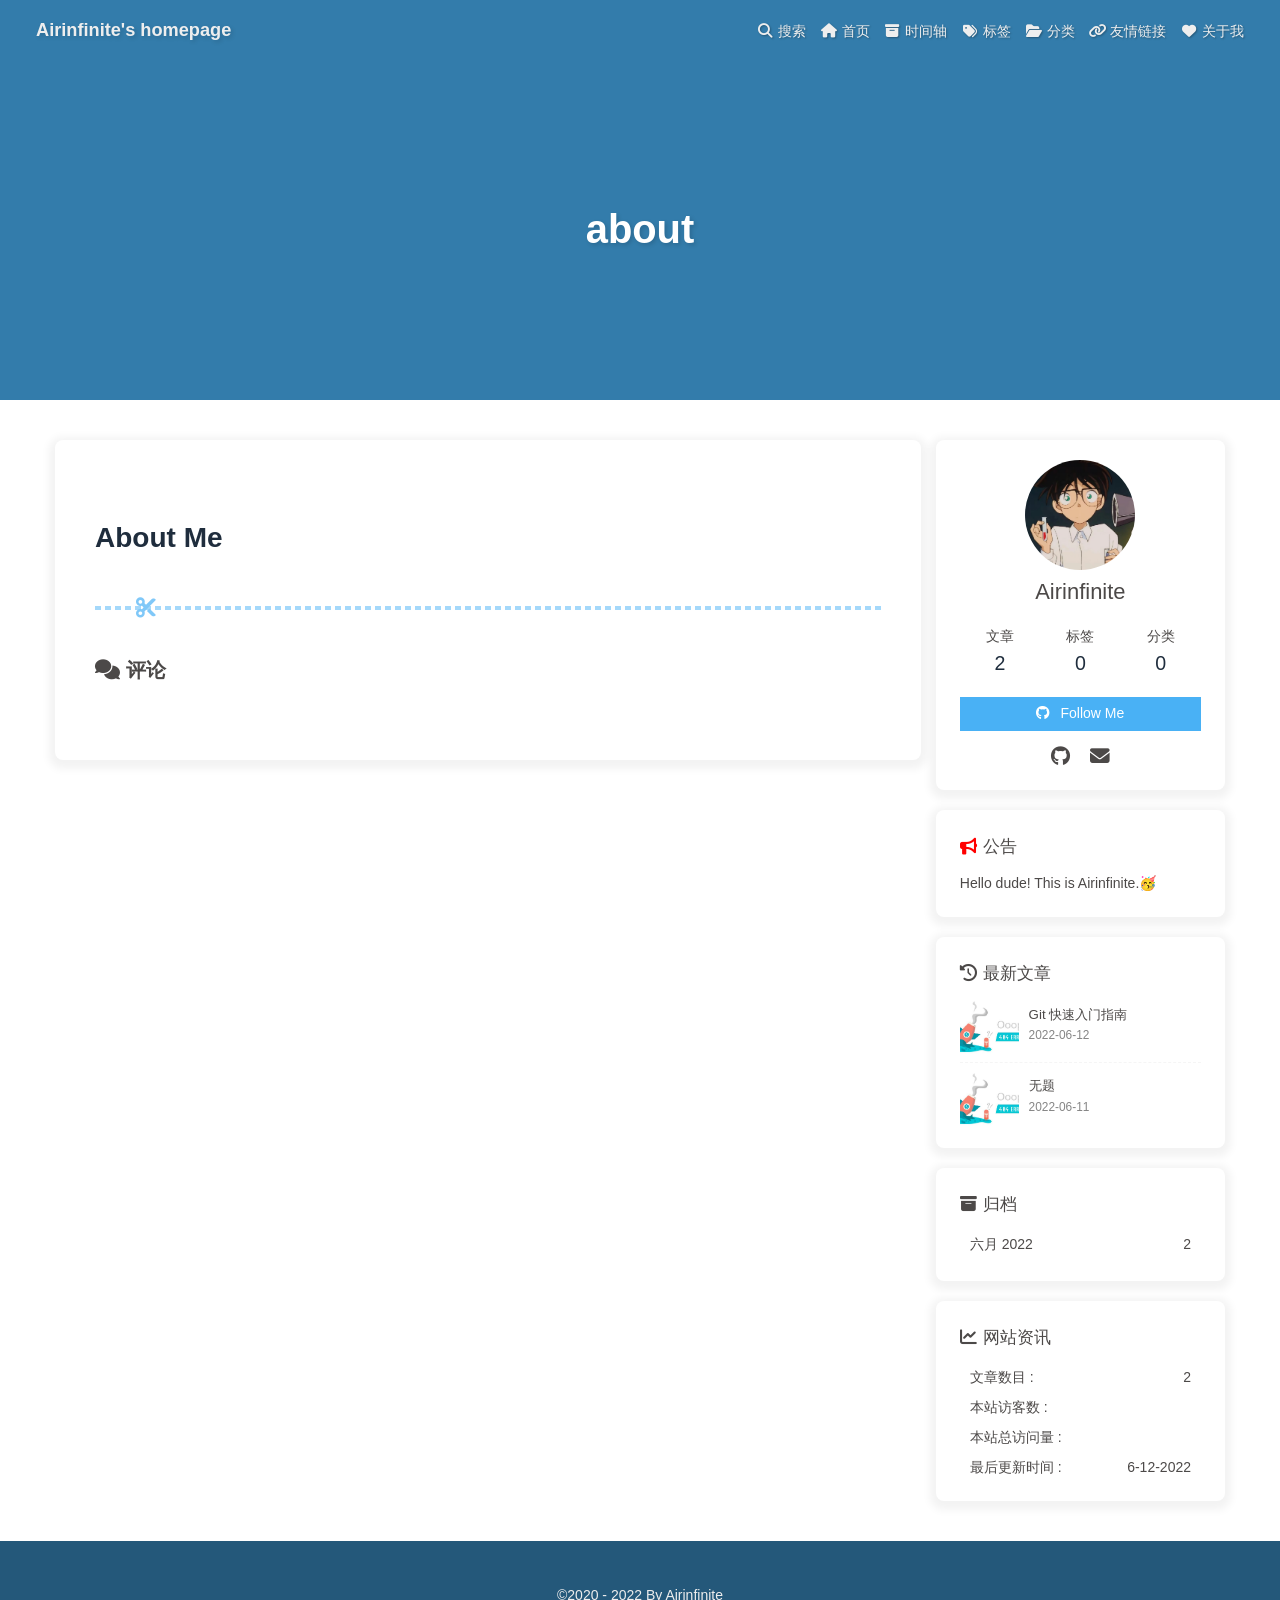
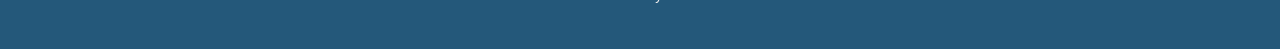
<file: about/index.html>
<!DOCTYPE html><html lang="zh-CN" data-theme="light"><head><meta charset="UTF-8"><meta http-equiv="X-UA-Compatible" content="IE=edge"><meta name="viewport" content="width=device-width, initial-scale=1.0, maximum-scale=1.0, user-scalable=no"><title>about | Airinfinite's homepage</title><meta name="author" content="Airinfinite"><meta name="copyright" content="Airinfinite"><meta name="format-detection" content="telephone=no"><meta name="theme-color" content="#ffffff"><meta name="description" content="About Me">
<meta property="og:type" content="website">
<meta property="og:title" content="about">
<meta property="og:url" content="https://airinfinite.cn/about/index.html">
<meta property="og:site_name" content="Airinfinite&#39;s homepage">
<meta property="og:description" content="About Me">
<meta property="og:locale" content="zh_CN">
<meta property="og:image" content="https://i.loli.net/2020/05/01/gkihqEjXxJ5UZ1C.jpg">
<meta property="article:published_time" content="2022-06-10T11:53:20.000Z">
<meta property="article:modified_time" content="2022-06-10T11:53:51.225Z">
<meta property="article:author" content="Airinfinite">
<meta name="twitter:card" content="summary">
<meta name="twitter:image" content="https://i.loli.net/2020/05/01/gkihqEjXxJ5UZ1C.jpg"><link rel="shortcut icon" href="/img/favicon.png"><link rel="canonical" href="https://airinfinite.cn/about/"><link rel="preconnect" href="//cdn.jsdelivr.net"/><link rel="preconnect" href="//busuanzi.ibruce.info"/><link rel="stylesheet" href="/css/index.css"><link rel="stylesheet" href="https://cdn.jsdelivr.net/npm/@fortawesome/fontawesome-free@6/css/all.min.css" media="print" onload="this.media='all'"><link rel="stylesheet" href="https://cdn.jsdelivr.net/npm/@fancyapps/ui/dist/fancybox.css" media="print" onload="this.media='all'"><script>const GLOBAL_CONFIG = { 
  root: '/',
  algolia: undefined,
  localSearch: {"path":"/search.xml","preload":false,"languages":{"hits_empty":"找不到您查询的内容：${query}"}},
  translate: undefined,
  noticeOutdate: undefined,
  highlight: {"plugin":"highlighjs","highlightCopy":true,"highlightLang":true,"highlightHeightLimit":false},
  copy: {
    success: '复制成功',
    error: '复制错误',
    noSupport: '浏览器不支持'
  },
  relativeDate: {
    homepage: false,
    post: false
  },
  runtime: '',
  date_suffix: {
    just: '刚刚',
    min: '分钟前',
    hour: '小时前',
    day: '天前',
    month: '个月前'
  },
  copyright: undefined,
  lightbox: 'fancybox',
  Snackbar: undefined,
  source: {
    justifiedGallery: {
      js: 'https://cdn.jsdelivr.net/npm/flickr-justified-gallery@2/dist/fjGallery.min.js',
      css: 'https://cdn.jsdelivr.net/npm/flickr-justified-gallery@2/dist/fjGallery.min.css'
    }
  },
  isPhotoFigcaption: false,
  islazyload: false,
  isAnchor: false
}</script><script id="config-diff">var GLOBAL_CONFIG_SITE = {
  title: 'about',
  isPost: false,
  isHome: false,
  isHighlightShrink: false,
  isToc: false,
  postUpdate: '2022-06-10 19:53:51'
}</script><noscript><style type="text/css">
  #nav {
    opacity: 1
  }
  .justified-gallery img {
    opacity: 1
  }

  #recent-posts time,
  #post-meta time {
    display: inline !important
  }
</style></noscript><script>(win=>{
    win.saveToLocal = {
      set: function setWithExpiry(key, value, ttl) {
        if (ttl === 0) return
        const now = new Date()
        const expiryDay = ttl * 86400000
        const item = {
          value: value,
          expiry: now.getTime() + expiryDay,
        }
        localStorage.setItem(key, JSON.stringify(item))
      },

      get: function getWithExpiry(key) {
        const itemStr = localStorage.getItem(key)

        if (!itemStr) {
          return undefined
        }
        const item = JSON.parse(itemStr)
        const now = new Date()

        if (now.getTime() > item.expiry) {
          localStorage.removeItem(key)
          return undefined
        }
        return item.value
      }
    }
  
    win.getScript = url => new Promise((resolve, reject) => {
      const script = document.createElement('script')
      script.src = url
      script.async = true
      script.onerror = reject
      script.onload = script.onreadystatechange = function() {
        const loadState = this.readyState
        if (loadState && loadState !== 'loaded' && loadState !== 'complete') return
        script.onload = script.onreadystatechange = null
        resolve()
      }
      document.head.appendChild(script)
    })
  
      win.activateDarkMode = function () {
        document.documentElement.setAttribute('data-theme', 'dark')
        if (document.querySelector('meta[name="theme-color"]') !== null) {
          document.querySelector('meta[name="theme-color"]').setAttribute('content', '#0d0d0d')
        }
      }
      win.activateLightMode = function () {
        document.documentElement.setAttribute('data-theme', 'light')
        if (document.querySelector('meta[name="theme-color"]') !== null) {
          document.querySelector('meta[name="theme-color"]').setAttribute('content', '#ffffff')
        }
      }
      const t = saveToLocal.get('theme')
    
          const isDarkMode = window.matchMedia('(prefers-color-scheme: dark)').matches
          const isLightMode = window.matchMedia('(prefers-color-scheme: light)').matches
          const isNotSpecified = window.matchMedia('(prefers-color-scheme: no-preference)').matches
          const hasNoSupport = !isDarkMode && !isLightMode && !isNotSpecified

          if (t === undefined) {
            if (isLightMode) activateLightMode()
            else if (isDarkMode) activateDarkMode()
            else if (isNotSpecified || hasNoSupport) {
              const now = new Date()
              const hour = now.getHours()
              const isNight = hour <= 6 || hour >= 18
              isNight ? activateDarkMode() : activateLightMode()
            }
            window.matchMedia('(prefers-color-scheme: dark)').addListener(function (e) {
              if (saveToLocal.get('theme') === undefined) {
                e.matches ? activateDarkMode() : activateLightMode()
              }
            })
          } else if (t === 'light') activateLightMode()
          else activateDarkMode()
        
      const asideStatus = saveToLocal.get('aside-status')
      if (asideStatus !== undefined) {
        if (asideStatus === 'hide') {
          document.documentElement.classList.add('hide-aside')
        } else {
          document.documentElement.classList.remove('hide-aside')
        }
      }
    
    const detectApple = () => {
      if(/iPad|iPhone|iPod|Macintosh/.test(navigator.userAgent)){
        document.documentElement.classList.add('apple')
      }
    }
    detectApple()
    })(window)</script><meta name="generator" content="Hexo 6.2.0"></head><body><div id="sidebar"><div id="menu-mask"></div><div id="sidebar-menus"><div class="avatar-img is-center"><img src="/./img/avator.jpeg" onerror="onerror=null;src='/img/friend_404.gif'" alt="avatar"/></div><div class="sidebar-site-data site-data is-center"><a href="/archives/"><div class="headline">文章</div><div class="length-num">2</div></a><a href="/tags/"><div class="headline">标签</div><div class="length-num">0</div></a><a href="/categories/"><div class="headline">分类</div><div class="length-num">0</div></a></div><hr/><div class="menus_items"><div class="menus_item"><a class="site-page" href="/"><i class="fa-fw fas fa-home"></i><span> 首页</span></a></div><div class="menus_item"><a class="site-page" href="/archives/"><i class="fa-fw fas fa-archive"></i><span> 时间轴</span></a></div><div class="menus_item"><a class="site-page" href="/tags/"><i class="fa-fw fas fa-tags"></i><span> 标签</span></a></div><div class="menus_item"><a class="site-page" href="/categories/"><i class="fa-fw fas fa-folder-open"></i><span> 分类</span></a></div><div class="menus_item"><a class="site-page" href="/link/"><i class="fa-fw fas fa-link"></i><span> 友情链接</span></a></div><div class="menus_item"><a class="site-page" href="/about/"><i class="fa-fw fas fa-heart"></i><span> 关于我</span></a></div></div></div></div><div class="page" id="body-wrap"><header class="not-home-page" id="page-header"><nav id="nav"><span id="blog_name"><a id="site-name" href="/">Airinfinite's homepage</a></span><div id="menus"><div id="search-button"><a class="site-page social-icon search"><i class="fas fa-search fa-fw"></i><span> 搜索</span></a></div><div class="menus_items"><div class="menus_item"><a class="site-page" href="/"><i class="fa-fw fas fa-home"></i><span> 首页</span></a></div><div class="menus_item"><a class="site-page" href="/archives/"><i class="fa-fw fas fa-archive"></i><span> 时间轴</span></a></div><div class="menus_item"><a class="site-page" href="/tags/"><i class="fa-fw fas fa-tags"></i><span> 标签</span></a></div><div class="menus_item"><a class="site-page" href="/categories/"><i class="fa-fw fas fa-folder-open"></i><span> 分类</span></a></div><div class="menus_item"><a class="site-page" href="/link/"><i class="fa-fw fas fa-link"></i><span> 友情链接</span></a></div><div class="menus_item"><a class="site-page" href="/about/"><i class="fa-fw fas fa-heart"></i><span> 关于我</span></a></div></div><div id="toggle-menu"><a class="site-page"><i class="fas fa-bars fa-fw"></i></a></div></div></nav><div id="page-site-info"><h1 id="site-title">about</h1></div></header><main class="layout" id="content-inner"><div id="page"><div id="article-container"><h1 id="About-Me"><a href="#About-Me" class="headerlink" title="About Me"></a>About Me</h1></div><hr/><div id="post-comment"><div class="comment-head"><div class="comment-headline"><i class="fas fa-comments fa-fw"></i><span> 评论</span></div></div><div class="comment-wrap"><div><div id="lv-container" data-id="city" data-uid="MTAyMC81NjU4NS8zMzA0OA=="></div></div></div></div></div><div class="aside-content" id="aside-content"><div class="card-widget card-info"><div class="is-center"><div class="avatar-img"><img src="/./img/avator.jpeg" onerror="this.onerror=null;this.src='/img/friend_404.gif'" alt="avatar"/></div><div class="author-info__name">Airinfinite</div><div class="author-info__description"></div></div><div class="card-info-data site-data is-center"><a href="/archives/"><div class="headline">文章</div><div class="length-num">2</div></a><a href="/tags/"><div class="headline">标签</div><div class="length-num">0</div></a><a href="/categories/"><div class="headline">分类</div><div class="length-num">0</div></a></div><a id="card-info-btn" target="_blank" rel="noopener" href="https://github.com/airinfinite"><i class="fab fa-github"></i><span>Follow Me</span></a><div class="card-info-social-icons is-center"><a class="social-icon" href="https://github.com/airinfinite" target="_blank" title="Github"><i class="fab fa-github"></i></a><a class="social-icon" href="mailto:airinfinite@gmail.com" target="_blank" title="Email"><i class="fas fa-envelope"></i></a></div></div><div class="card-widget card-announcement"><div class="item-headline"><i class="fas fa-bullhorn fa-shake"></i><span>公告</span></div><div class="announcement_content">Hello dude! This is Airinfinite.🥳</div></div><div class="sticky_layout"><div class="card-widget card-recent-post"><div class="item-headline"><i class="fas fa-history"></i><span>最新文章</span></div><div class="aside-list"><div class="aside-list-item"><a class="thumbnail" href="/2022/06/12/git_quick_guide/" title="Git 快速入门指南"><img src="https://i.loli.net/2020/05/01/gkihqEjXxJ5UZ1C.jpg" onerror="this.onerror=null;this.src='/img/404.jpg'" alt="Git 快速入门指南"/></a><div class="content"><a class="title" href="/2022/06/12/git_quick_guide/" title="Git 快速入门指南">Git 快速入门指南</a><time datetime="2022-06-12T07:30:00.000Z" title="发表于 2022-06-12 15:30:00">2022-06-12</time></div></div><div class="aside-list-item"><a class="thumbnail" href="/2022/06/11/HelloWorld/" title="无题"><img src="https://i.loli.net/2020/05/01/gkihqEjXxJ5UZ1C.jpg" onerror="this.onerror=null;this.src='/img/404.jpg'" alt="无题"/></a><div class="content"><a class="title" href="/2022/06/11/HelloWorld/" title="无题">无题</a><time datetime="2022-06-11T11:02:10.257Z" title="发表于 2022-06-11 19:02:10">2022-06-11</time></div></div></div></div><div class="card-widget card-archives"><div class="item-headline"><i class="fas fa-archive"></i><span>归档</span></div><ul class="card-archive-list"><li class="card-archive-list-item"><a class="card-archive-list-link" href="/archives/2022/06/"><span class="card-archive-list-date">六月 2022</span><span class="card-archive-list-count">2</span></a></li></ul></div><div class="card-widget card-webinfo"><div class="item-headline"><i class="fas fa-chart-line"></i><span>网站资讯</span></div><div class="webinfo"><div class="webinfo-item"><div class="item-name">文章数目 :</div><div class="item-count">2</div></div><div class="webinfo-item"><div class="item-name">本站访客数 :</div><div class="item-count" id="busuanzi_value_site_uv"></div></div><div class="webinfo-item"><div class="item-name">本站总访问量 :</div><div class="item-count" id="busuanzi_value_site_pv"></div></div><div class="webinfo-item"><div class="item-name">最后更新时间 :</div><div class="item-count" id="last-push-date" data-lastPushDate="2022-06-12T07:21:11.830Z"></div></div></div></div></div></div></main><footer id="footer"><div id="footer-wrap"><div class="copyright">&copy;2020 - 2022 By Airinfinite</div></div></footer></div><div id="rightside"><div id="rightside-config-hide"><button id="darkmode" type="button" title="浅色和深色模式转换"><i class="fas fa-adjust"></i></button><button id="hide-aside-btn" type="button" title="单栏和双栏切换"><i class="fas fa-arrows-alt-h"></i></button></div><div id="rightside-config-show"><button id="rightside_config" type="button" title="设置"><i class="fas fa-cog fa-spin"></i></button><a id="to_comment" href="#post-comment" title="直达评论"><i class="fas fa-comments"></i></a><button id="go-up" type="button" title="回到顶部"><i class="fas fa-arrow-up"></i></button></div></div><div id="local-search"><div class="search-dialog"><nav class="search-nav"><span class="search-dialog-title">搜索</span><span id="loading-status"></span><button class="search-close-button"><i class="fas fa-times"></i></button></nav><div class="is-center" id="loading-database"><i class="fas fa-spinner fa-pulse"></i><span>  数据库加载中</span></div><div class="search-wrap"><div id="local-search-input"><div class="local-search-box"><input class="local-search-box--input" placeholder="搜索文章" type="text"/></div></div><hr/><div id="local-search-results"></div></div></div><div id="search-mask"></div></div><div><script src="/js/utils.js"></script><script src="/js/main.js"></script><script src="https://cdn.jsdelivr.net/npm/@fancyapps/ui/dist/fancybox.umd.js"></script><script src="/js/search/local-search.js"></script><div class="js-pjax"><script>function loadLivere () {
  if (typeof LivereTower === 'object') {
    window.LivereTower.init()
  }
  else {
    (function(d, s) {
        var j, e = d.getElementsByTagName(s)[0];
        if (typeof LivereTower === 'function') { return; }
        j = d.createElement(s);
        j.src = 'https://cdn-city.livere.com/js/embed.dist.js';
        j.async = true;
        e.parentNode.insertBefore(j, e);
    })(document, 'script');
  }
}

if ('Livere' === 'Livere' || !false) {
  if (false) btf.loadComment(document.getElementById('lv-container'), loadLivere)
  else loadLivere()
}
else {
  function loadOtherComment () {
    loadLivere()
  }
}</script></div><script async data-pjax src="//busuanzi.ibruce.info/busuanzi/2.3/busuanzi.pure.mini.js"></script></div></body></html>
</file>
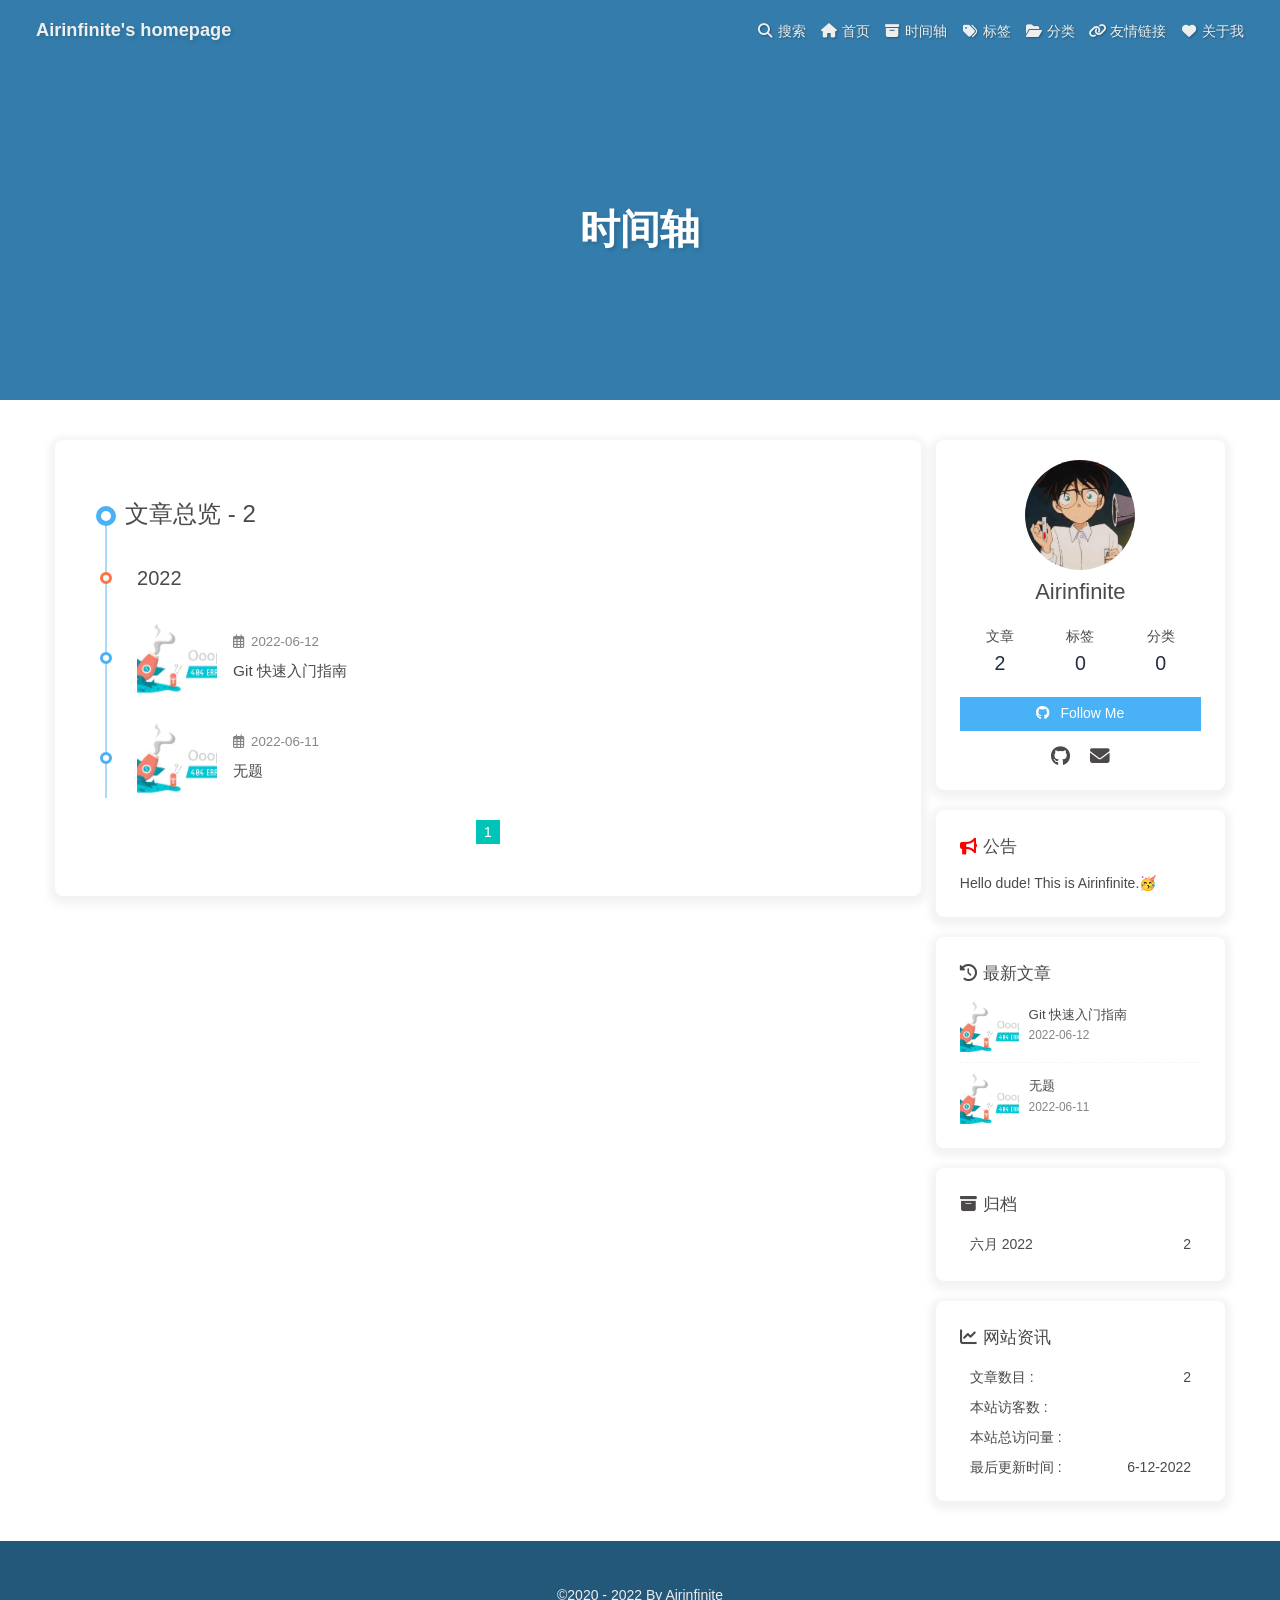
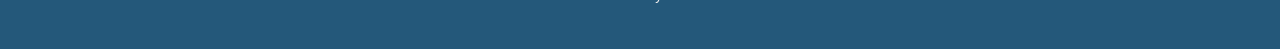
<file: archives/index.html>
<!DOCTYPE html><html lang="zh-CN" data-theme="light"><head><meta charset="UTF-8"><meta http-equiv="X-UA-Compatible" content="IE=edge"><meta name="viewport" content="width=device-width, initial-scale=1.0, maximum-scale=1.0, user-scalable=no"><title>时间轴 | Airinfinite's homepage</title><meta name="author" content="Airinfinite"><meta name="copyright" content="Airinfinite"><meta name="format-detection" content="telephone=no"><meta name="theme-color" content="#ffffff"><meta property="og:type" content="website">
<meta property="og:title" content="Airinfinite&#39;s homepage">
<meta property="og:url" content="https://airinfinite.cn/archives/index.html">
<meta property="og:site_name" content="Airinfinite&#39;s homepage">
<meta property="og:locale" content="zh_CN">
<meta property="og:image" content="https://airinfinite.cn/img/avator.jpeg">
<meta property="article:author" content="Airinfinite">
<meta name="twitter:card" content="summary">
<meta name="twitter:image" content="https://airinfinite.cn/img/avator.jpeg"><link rel="shortcut icon" href="/img/favicon.png"><link rel="canonical" href="https://airinfinite.cn/archives/"><link rel="preconnect" href="//cdn.jsdelivr.net"/><link rel="preconnect" href="//busuanzi.ibruce.info"/><link rel="stylesheet" href="/css/index.css"><link rel="stylesheet" href="https://cdn.jsdelivr.net/npm/@fortawesome/fontawesome-free@6/css/all.min.css" media="print" onload="this.media='all'"><link rel="stylesheet" href="https://cdn.jsdelivr.net/npm/@fancyapps/ui/dist/fancybox.css" media="print" onload="this.media='all'"><script>const GLOBAL_CONFIG = { 
  root: '/',
  algolia: undefined,
  localSearch: {"path":"/search.xml","preload":false,"languages":{"hits_empty":"找不到您查询的内容：${query}"}},
  translate: undefined,
  noticeOutdate: undefined,
  highlight: {"plugin":"highlighjs","highlightCopy":true,"highlightLang":true,"highlightHeightLimit":false},
  copy: {
    success: '复制成功',
    error: '复制错误',
    noSupport: '浏览器不支持'
  },
  relativeDate: {
    homepage: false,
    post: false
  },
  runtime: '',
  date_suffix: {
    just: '刚刚',
    min: '分钟前',
    hour: '小时前',
    day: '天前',
    month: '个月前'
  },
  copyright: undefined,
  lightbox: 'fancybox',
  Snackbar: undefined,
  source: {
    justifiedGallery: {
      js: 'https://cdn.jsdelivr.net/npm/flickr-justified-gallery@2/dist/fjGallery.min.js',
      css: 'https://cdn.jsdelivr.net/npm/flickr-justified-gallery@2/dist/fjGallery.min.css'
    }
  },
  isPhotoFigcaption: false,
  islazyload: false,
  isAnchor: false
}</script><script id="config-diff">var GLOBAL_CONFIG_SITE = {
  title: '时间轴',
  isPost: false,
  isHome: false,
  isHighlightShrink: false,
  isToc: false,
  postUpdate: '2022-06-12 15:21:11'
}</script><noscript><style type="text/css">
  #nav {
    opacity: 1
  }
  .justified-gallery img {
    opacity: 1
  }

  #recent-posts time,
  #post-meta time {
    display: inline !important
  }
</style></noscript><script>(win=>{
    win.saveToLocal = {
      set: function setWithExpiry(key, value, ttl) {
        if (ttl === 0) return
        const now = new Date()
        const expiryDay = ttl * 86400000
        const item = {
          value: value,
          expiry: now.getTime() + expiryDay,
        }
        localStorage.setItem(key, JSON.stringify(item))
      },

      get: function getWithExpiry(key) {
        const itemStr = localStorage.getItem(key)

        if (!itemStr) {
          return undefined
        }
        const item = JSON.parse(itemStr)
        const now = new Date()

        if (now.getTime() > item.expiry) {
          localStorage.removeItem(key)
          return undefined
        }
        return item.value
      }
    }
  
    win.getScript = url => new Promise((resolve, reject) => {
      const script = document.createElement('script')
      script.src = url
      script.async = true
      script.onerror = reject
      script.onload = script.onreadystatechange = function() {
        const loadState = this.readyState
        if (loadState && loadState !== 'loaded' && loadState !== 'complete') return
        script.onload = script.onreadystatechange = null
        resolve()
      }
      document.head.appendChild(script)
    })
  
      win.activateDarkMode = function () {
        document.documentElement.setAttribute('data-theme', 'dark')
        if (document.querySelector('meta[name="theme-color"]') !== null) {
          document.querySelector('meta[name="theme-color"]').setAttribute('content', '#0d0d0d')
        }
      }
      win.activateLightMode = function () {
        document.documentElement.setAttribute('data-theme', 'light')
        if (document.querySelector('meta[name="theme-color"]') !== null) {
          document.querySelector('meta[name="theme-color"]').setAttribute('content', '#ffffff')
        }
      }
      const t = saveToLocal.get('theme')
    
          const isDarkMode = window.matchMedia('(prefers-color-scheme: dark)').matches
          const isLightMode = window.matchMedia('(prefers-color-scheme: light)').matches
          const isNotSpecified = window.matchMedia('(prefers-color-scheme: no-preference)').matches
          const hasNoSupport = !isDarkMode && !isLightMode && !isNotSpecified

          if (t === undefined) {
            if (isLightMode) activateLightMode()
            else if (isDarkMode) activateDarkMode()
            else if (isNotSpecified || hasNoSupport) {
              const now = new Date()
              const hour = now.getHours()
              const isNight = hour <= 6 || hour >= 18
              isNight ? activateDarkMode() : activateLightMode()
            }
            window.matchMedia('(prefers-color-scheme: dark)').addListener(function (e) {
              if (saveToLocal.get('theme') === undefined) {
                e.matches ? activateDarkMode() : activateLightMode()
              }
            })
          } else if (t === 'light') activateLightMode()
          else activateDarkMode()
        
      const asideStatus = saveToLocal.get('aside-status')
      if (asideStatus !== undefined) {
        if (asideStatus === 'hide') {
          document.documentElement.classList.add('hide-aside')
        } else {
          document.documentElement.classList.remove('hide-aside')
        }
      }
    
    const detectApple = () => {
      if(/iPad|iPhone|iPod|Macintosh/.test(navigator.userAgent)){
        document.documentElement.classList.add('apple')
      }
    }
    detectApple()
    })(window)</script><meta name="generator" content="Hexo 6.2.0"></head><body><div id="sidebar"><div id="menu-mask"></div><div id="sidebar-menus"><div class="avatar-img is-center"><img src="/./img/avator.jpeg" onerror="onerror=null;src='/img/friend_404.gif'" alt="avatar"/></div><div class="sidebar-site-data site-data is-center"><a href="/archives/"><div class="headline">文章</div><div class="length-num">2</div></a><a href="/tags/"><div class="headline">标签</div><div class="length-num">0</div></a><a href="/categories/"><div class="headline">分类</div><div class="length-num">0</div></a></div><hr/><div class="menus_items"><div class="menus_item"><a class="site-page" href="/"><i class="fa-fw fas fa-home"></i><span> 首页</span></a></div><div class="menus_item"><a class="site-page" href="/archives/"><i class="fa-fw fas fa-archive"></i><span> 时间轴</span></a></div><div class="menus_item"><a class="site-page" href="/tags/"><i class="fa-fw fas fa-tags"></i><span> 标签</span></a></div><div class="menus_item"><a class="site-page" href="/categories/"><i class="fa-fw fas fa-folder-open"></i><span> 分类</span></a></div><div class="menus_item"><a class="site-page" href="/link/"><i class="fa-fw fas fa-link"></i><span> 友情链接</span></a></div><div class="menus_item"><a class="site-page" href="/about/"><i class="fa-fw fas fa-heart"></i><span> 关于我</span></a></div></div></div></div><div class="page" id="body-wrap"><header class="not-home-page" id="page-header"><nav id="nav"><span id="blog_name"><a id="site-name" href="/">Airinfinite's homepage</a></span><div id="menus"><div id="search-button"><a class="site-page social-icon search"><i class="fas fa-search fa-fw"></i><span> 搜索</span></a></div><div class="menus_items"><div class="menus_item"><a class="site-page" href="/"><i class="fa-fw fas fa-home"></i><span> 首页</span></a></div><div class="menus_item"><a class="site-page" href="/archives/"><i class="fa-fw fas fa-archive"></i><span> 时间轴</span></a></div><div class="menus_item"><a class="site-page" href="/tags/"><i class="fa-fw fas fa-tags"></i><span> 标签</span></a></div><div class="menus_item"><a class="site-page" href="/categories/"><i class="fa-fw fas fa-folder-open"></i><span> 分类</span></a></div><div class="menus_item"><a class="site-page" href="/link/"><i class="fa-fw fas fa-link"></i><span> 友情链接</span></a></div><div class="menus_item"><a class="site-page" href="/about/"><i class="fa-fw fas fa-heart"></i><span> 关于我</span></a></div></div><div id="toggle-menu"><a class="site-page"><i class="fas fa-bars fa-fw"></i></a></div></div></nav><div id="page-site-info"><h1 id="site-title">时间轴</h1></div></header><main class="layout" id="content-inner"><div id="archive"><div class="article-sort-title">文章总览 - 2</div><div class="article-sort"><div class="article-sort-item year">2022</div><div class="article-sort-item"><a class="article-sort-item-img" href="/2022/06/12/git_quick_guide/" title="Git 快速入门指南"><img src="https://i.loli.net/2020/05/01/gkihqEjXxJ5UZ1C.jpg" alt="Git 快速入门指南" onerror="this.onerror=null;this.src='/img/404.jpg'"></a><div class="article-sort-item-info"><div class="article-sort-item-time"><i class="far fa-calendar-alt"></i><time class="post-meta-date-created" datetime="2022-06-12T07:30:00.000Z" title="发表于 2022-06-12 15:30:00">2022-06-12</time></div><a class="article-sort-item-title" href="/2022/06/12/git_quick_guide/" title="Git 快速入门指南">Git 快速入门指南</a></div></div><div class="article-sort-item"><a class="article-sort-item-img" href="/2022/06/11/HelloWorld/" title="无题"><img src="https://i.loli.net/2020/05/01/gkihqEjXxJ5UZ1C.jpg" alt="无题" onerror="this.onerror=null;this.src='/img/404.jpg'"></a><div class="article-sort-item-info"><div class="article-sort-item-time"><i class="far fa-calendar-alt"></i><time class="post-meta-date-created" datetime="2022-06-11T11:02:10.257Z" title="发表于 2022-06-11 19:02:10">2022-06-11</time></div><a class="article-sort-item-title" href="/2022/06/11/HelloWorld/" title="无题">无题</a></div></div></div><nav id="pagination"><div class="pagination"><span class="page-number current">1</span></div></nav></div><div class="aside-content" id="aside-content"><div class="card-widget card-info"><div class="is-center"><div class="avatar-img"><img src="/./img/avator.jpeg" onerror="this.onerror=null;this.src='/img/friend_404.gif'" alt="avatar"/></div><div class="author-info__name">Airinfinite</div><div class="author-info__description"></div></div><div class="card-info-data site-data is-center"><a href="/archives/"><div class="headline">文章</div><div class="length-num">2</div></a><a href="/tags/"><div class="headline">标签</div><div class="length-num">0</div></a><a href="/categories/"><div class="headline">分类</div><div class="length-num">0</div></a></div><a id="card-info-btn" target="_blank" rel="noopener" href="https://github.com/airinfinite"><i class="fab fa-github"></i><span>Follow Me</span></a><div class="card-info-social-icons is-center"><a class="social-icon" href="https://github.com/airinfinite" target="_blank" title="Github"><i class="fab fa-github"></i></a><a class="social-icon" href="mailto:airinfinite@gmail.com" target="_blank" title="Email"><i class="fas fa-envelope"></i></a></div></div><div class="card-widget card-announcement"><div class="item-headline"><i class="fas fa-bullhorn fa-shake"></i><span>公告</span></div><div class="announcement_content">Hello dude! This is Airinfinite.🥳</div></div><div class="sticky_layout"><div class="card-widget card-recent-post"><div class="item-headline"><i class="fas fa-history"></i><span>最新文章</span></div><div class="aside-list"><div class="aside-list-item"><a class="thumbnail" href="/2022/06/12/git_quick_guide/" title="Git 快速入门指南"><img src="https://i.loli.net/2020/05/01/gkihqEjXxJ5UZ1C.jpg" onerror="this.onerror=null;this.src='/img/404.jpg'" alt="Git 快速入门指南"/></a><div class="content"><a class="title" href="/2022/06/12/git_quick_guide/" title="Git 快速入门指南">Git 快速入门指南</a><time datetime="2022-06-12T07:30:00.000Z" title="发表于 2022-06-12 15:30:00">2022-06-12</time></div></div><div class="aside-list-item"><a class="thumbnail" href="/2022/06/11/HelloWorld/" title="无题"><img src="https://i.loli.net/2020/05/01/gkihqEjXxJ5UZ1C.jpg" onerror="this.onerror=null;this.src='/img/404.jpg'" alt="无题"/></a><div class="content"><a class="title" href="/2022/06/11/HelloWorld/" title="无题">无题</a><time datetime="2022-06-11T11:02:10.257Z" title="发表于 2022-06-11 19:02:10">2022-06-11</time></div></div></div></div><div class="card-widget card-archives"><div class="item-headline"><i class="fas fa-archive"></i><span>归档</span></div><ul class="card-archive-list"><li class="card-archive-list-item"><a class="card-archive-list-link" href="/archives/2022/06/"><span class="card-archive-list-date">六月 2022</span><span class="card-archive-list-count">2</span></a></li></ul></div><div class="card-widget card-webinfo"><div class="item-headline"><i class="fas fa-chart-line"></i><span>网站资讯</span></div><div class="webinfo"><div class="webinfo-item"><div class="item-name">文章数目 :</div><div class="item-count">2</div></div><div class="webinfo-item"><div class="item-name">本站访客数 :</div><div class="item-count" id="busuanzi_value_site_uv"></div></div><div class="webinfo-item"><div class="item-name">本站总访问量 :</div><div class="item-count" id="busuanzi_value_site_pv"></div></div><div class="webinfo-item"><div class="item-name">最后更新时间 :</div><div class="item-count" id="last-push-date" data-lastPushDate="2022-06-12T07:21:11.830Z"></div></div></div></div></div></div></main><footer id="footer"><div id="footer-wrap"><div class="copyright">&copy;2020 - 2022 By Airinfinite</div></div></footer></div><div id="rightside"><div id="rightside-config-hide"><button id="darkmode" type="button" title="浅色和深色模式转换"><i class="fas fa-adjust"></i></button><button id="hide-aside-btn" type="button" title="单栏和双栏切换"><i class="fas fa-arrows-alt-h"></i></button></div><div id="rightside-config-show"><button id="rightside_config" type="button" title="设置"><i class="fas fa-cog fa-spin"></i></button><button id="go-up" type="button" title="回到顶部"><i class="fas fa-arrow-up"></i></button></div></div><div id="local-search"><div class="search-dialog"><nav class="search-nav"><span class="search-dialog-title">搜索</span><span id="loading-status"></span><button class="search-close-button"><i class="fas fa-times"></i></button></nav><div class="is-center" id="loading-database"><i class="fas fa-spinner fa-pulse"></i><span>  数据库加载中</span></div><div class="search-wrap"><div id="local-search-input"><div class="local-search-box"><input class="local-search-box--input" placeholder="搜索文章" type="text"/></div></div><hr/><div id="local-search-results"></div></div></div><div id="search-mask"></div></div><div><script src="/js/utils.js"></script><script src="/js/main.js"></script><script src="https://cdn.jsdelivr.net/npm/@fancyapps/ui/dist/fancybox.umd.js"></script><script src="/js/search/local-search.js"></script><div class="js-pjax"></div><script async data-pjax src="//busuanzi.ibruce.info/busuanzi/2.3/busuanzi.pure.mini.js"></script></div></body></html>
</file>
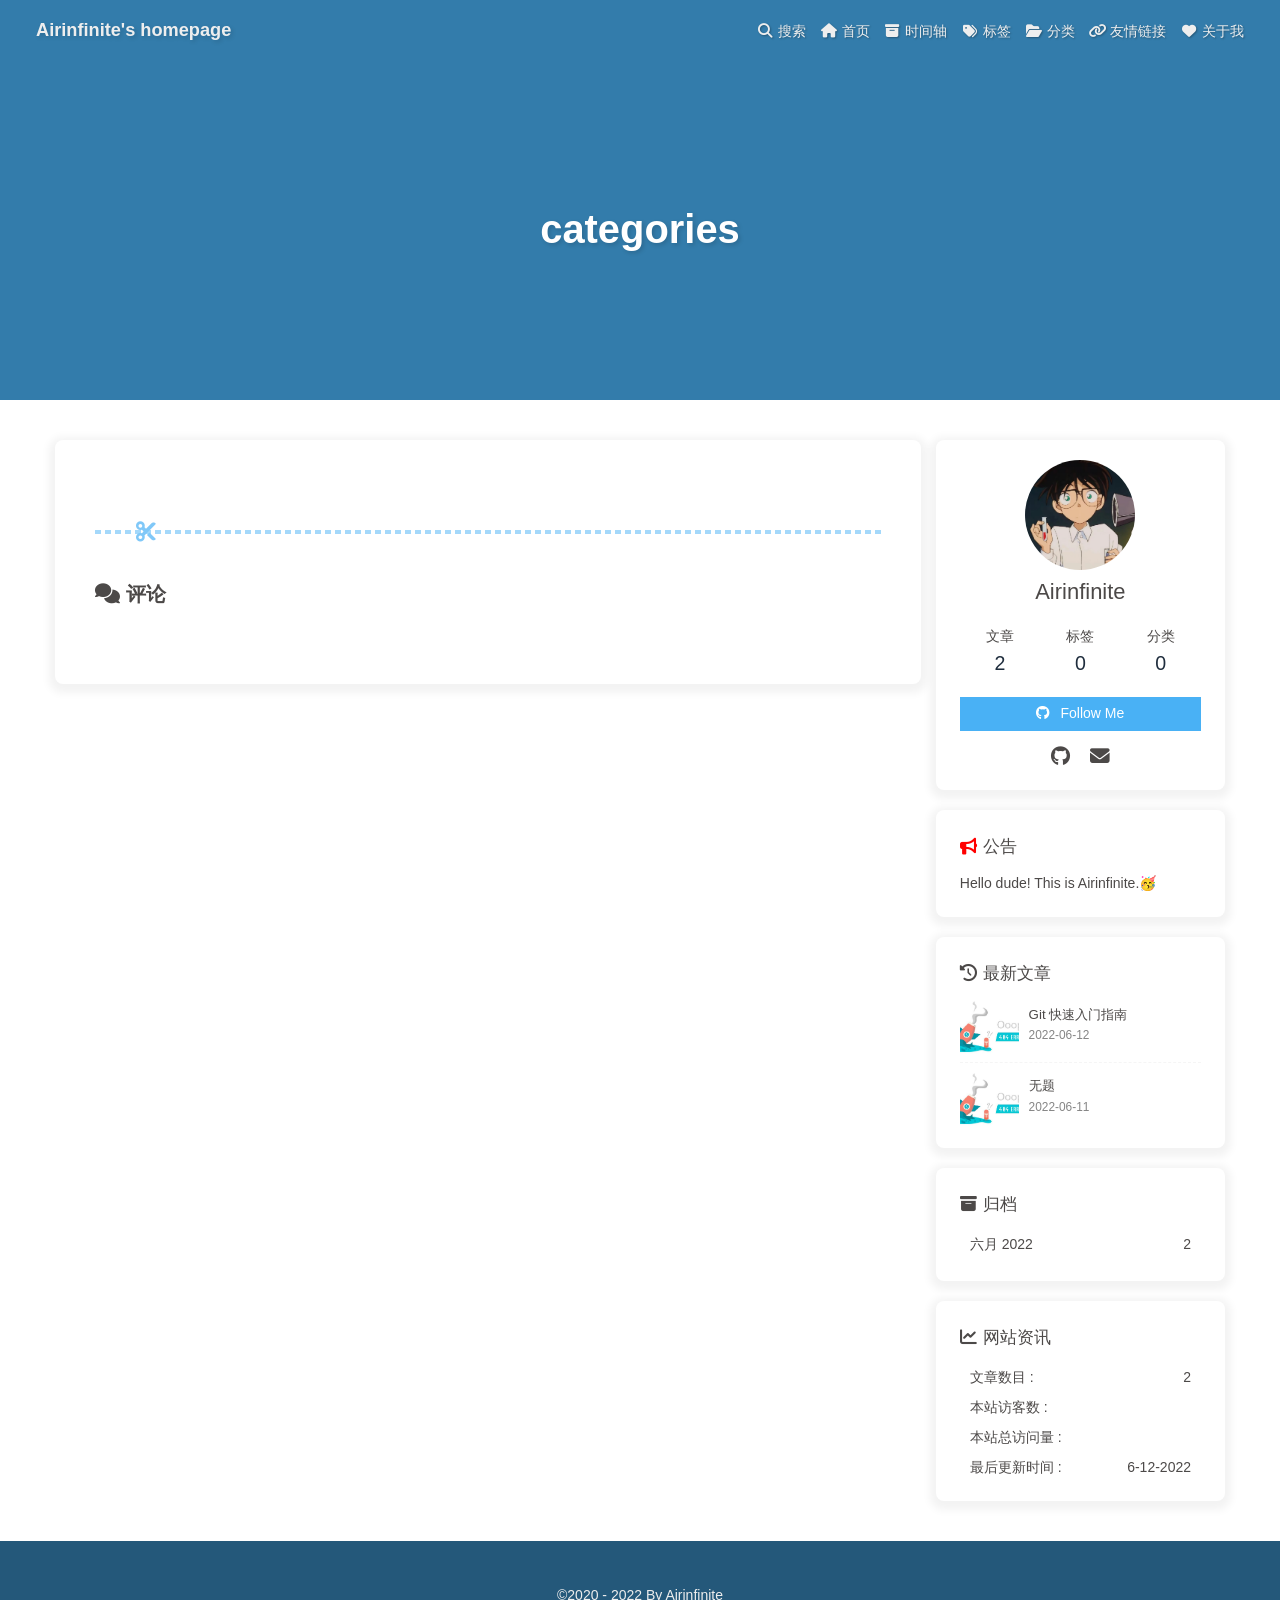
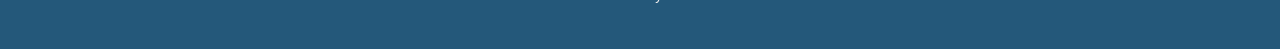
<file: categories/index.html>
<!DOCTYPE html><html lang="zh-CN" data-theme="light"><head><meta charset="UTF-8"><meta http-equiv="X-UA-Compatible" content="IE=edge"><meta name="viewport" content="width=device-width, initial-scale=1.0, maximum-scale=1.0, user-scalable=no"><title>categories | Airinfinite's homepage</title><meta name="author" content="Airinfinite"><meta name="copyright" content="Airinfinite"><meta name="format-detection" content="telephone=no"><meta name="theme-color" content="#ffffff"><meta name="description" content="Category">
<meta property="og:type" content="website">
<meta property="og:title" content="categories">
<meta property="og:url" content="https://airinfinite.cn/categories/index.html">
<meta property="og:site_name" content="Airinfinite&#39;s homepage">
<meta property="og:description" content="Category">
<meta property="og:locale" content="zh_CN">
<meta property="og:image" content="https://i.loli.net/2020/05/01/gkihqEjXxJ5UZ1C.jpg">
<meta property="article:published_time" content="2022-06-10T02:37:09.000Z">
<meta property="article:modified_time" content="2022-06-10T11:54:04.982Z">
<meta property="article:author" content="Airinfinite">
<meta name="twitter:card" content="summary">
<meta name="twitter:image" content="https://i.loli.net/2020/05/01/gkihqEjXxJ5UZ1C.jpg"><link rel="shortcut icon" href="/img/favicon.png"><link rel="canonical" href="https://airinfinite.cn/categories/"><link rel="preconnect" href="//cdn.jsdelivr.net"/><link rel="preconnect" href="//busuanzi.ibruce.info"/><link rel="stylesheet" href="/css/index.css"><link rel="stylesheet" href="https://cdn.jsdelivr.net/npm/@fortawesome/fontawesome-free@6/css/all.min.css" media="print" onload="this.media='all'"><link rel="stylesheet" href="https://cdn.jsdelivr.net/npm/@fancyapps/ui/dist/fancybox.css" media="print" onload="this.media='all'"><script>const GLOBAL_CONFIG = { 
  root: '/',
  algolia: undefined,
  localSearch: {"path":"/search.xml","preload":false,"languages":{"hits_empty":"找不到您查询的内容：${query}"}},
  translate: undefined,
  noticeOutdate: undefined,
  highlight: {"plugin":"highlighjs","highlightCopy":true,"highlightLang":true,"highlightHeightLimit":false},
  copy: {
    success: '复制成功',
    error: '复制错误',
    noSupport: '浏览器不支持'
  },
  relativeDate: {
    homepage: false,
    post: false
  },
  runtime: '',
  date_suffix: {
    just: '刚刚',
    min: '分钟前',
    hour: '小时前',
    day: '天前',
    month: '个月前'
  },
  copyright: undefined,
  lightbox: 'fancybox',
  Snackbar: undefined,
  source: {
    justifiedGallery: {
      js: 'https://cdn.jsdelivr.net/npm/flickr-justified-gallery@2/dist/fjGallery.min.js',
      css: 'https://cdn.jsdelivr.net/npm/flickr-justified-gallery@2/dist/fjGallery.min.css'
    }
  },
  isPhotoFigcaption: false,
  islazyload: false,
  isAnchor: false
}</script><script id="config-diff">var GLOBAL_CONFIG_SITE = {
  title: 'categories',
  isPost: false,
  isHome: false,
  isHighlightShrink: false,
  isToc: false,
  postUpdate: '2022-06-10 19:54:04'
}</script><noscript><style type="text/css">
  #nav {
    opacity: 1
  }
  .justified-gallery img {
    opacity: 1
  }

  #recent-posts time,
  #post-meta time {
    display: inline !important
  }
</style></noscript><script>(win=>{
    win.saveToLocal = {
      set: function setWithExpiry(key, value, ttl) {
        if (ttl === 0) return
        const now = new Date()
        const expiryDay = ttl * 86400000
        const item = {
          value: value,
          expiry: now.getTime() + expiryDay,
        }
        localStorage.setItem(key, JSON.stringify(item))
      },

      get: function getWithExpiry(key) {
        const itemStr = localStorage.getItem(key)

        if (!itemStr) {
          return undefined
        }
        const item = JSON.parse(itemStr)
        const now = new Date()

        if (now.getTime() > item.expiry) {
          localStorage.removeItem(key)
          return undefined
        }
        return item.value
      }
    }
  
    win.getScript = url => new Promise((resolve, reject) => {
      const script = document.createElement('script')
      script.src = url
      script.async = true
      script.onerror = reject
      script.onload = script.onreadystatechange = function() {
        const loadState = this.readyState
        if (loadState && loadState !== 'loaded' && loadState !== 'complete') return
        script.onload = script.onreadystatechange = null
        resolve()
      }
      document.head.appendChild(script)
    })
  
      win.activateDarkMode = function () {
        document.documentElement.setAttribute('data-theme', 'dark')
        if (document.querySelector('meta[name="theme-color"]') !== null) {
          document.querySelector('meta[name="theme-color"]').setAttribute('content', '#0d0d0d')
        }
      }
      win.activateLightMode = function () {
        document.documentElement.setAttribute('data-theme', 'light')
        if (document.querySelector('meta[name="theme-color"]') !== null) {
          document.querySelector('meta[name="theme-color"]').setAttribute('content', '#ffffff')
        }
      }
      const t = saveToLocal.get('theme')
    
          const isDarkMode = window.matchMedia('(prefers-color-scheme: dark)').matches
          const isLightMode = window.matchMedia('(prefers-color-scheme: light)').matches
          const isNotSpecified = window.matchMedia('(prefers-color-scheme: no-preference)').matches
          const hasNoSupport = !isDarkMode && !isLightMode && !isNotSpecified

          if (t === undefined) {
            if (isLightMode) activateLightMode()
            else if (isDarkMode) activateDarkMode()
            else if (isNotSpecified || hasNoSupport) {
              const now = new Date()
              const hour = now.getHours()
              const isNight = hour <= 6 || hour >= 18
              isNight ? activateDarkMode() : activateLightMode()
            }
            window.matchMedia('(prefers-color-scheme: dark)').addListener(function (e) {
              if (saveToLocal.get('theme') === undefined) {
                e.matches ? activateDarkMode() : activateLightMode()
              }
            })
          } else if (t === 'light') activateLightMode()
          else activateDarkMode()
        
      const asideStatus = saveToLocal.get('aside-status')
      if (asideStatus !== undefined) {
        if (asideStatus === 'hide') {
          document.documentElement.classList.add('hide-aside')
        } else {
          document.documentElement.classList.remove('hide-aside')
        }
      }
    
    const detectApple = () => {
      if(/iPad|iPhone|iPod|Macintosh/.test(navigator.userAgent)){
        document.documentElement.classList.add('apple')
      }
    }
    detectApple()
    })(window)</script><meta name="generator" content="Hexo 6.2.0"></head><body><div id="sidebar"><div id="menu-mask"></div><div id="sidebar-menus"><div class="avatar-img is-center"><img src="/./img/avator.jpeg" onerror="onerror=null;src='/img/friend_404.gif'" alt="avatar"/></div><div class="sidebar-site-data site-data is-center"><a href="/archives/"><div class="headline">文章</div><div class="length-num">2</div></a><a href="/tags/"><div class="headline">标签</div><div class="length-num">0</div></a><a href="/categories/"><div class="headline">分类</div><div class="length-num">0</div></a></div><hr/><div class="menus_items"><div class="menus_item"><a class="site-page" href="/"><i class="fa-fw fas fa-home"></i><span> 首页</span></a></div><div class="menus_item"><a class="site-page" href="/archives/"><i class="fa-fw fas fa-archive"></i><span> 时间轴</span></a></div><div class="menus_item"><a class="site-page" href="/tags/"><i class="fa-fw fas fa-tags"></i><span> 标签</span></a></div><div class="menus_item"><a class="site-page" href="/categories/"><i class="fa-fw fas fa-folder-open"></i><span> 分类</span></a></div><div class="menus_item"><a class="site-page" href="/link/"><i class="fa-fw fas fa-link"></i><span> 友情链接</span></a></div><div class="menus_item"><a class="site-page" href="/about/"><i class="fa-fw fas fa-heart"></i><span> 关于我</span></a></div></div></div></div><div class="page" id="body-wrap"><header class="not-home-page" id="page-header"><nav id="nav"><span id="blog_name"><a id="site-name" href="/">Airinfinite's homepage</a></span><div id="menus"><div id="search-button"><a class="site-page social-icon search"><i class="fas fa-search fa-fw"></i><span> 搜索</span></a></div><div class="menus_items"><div class="menus_item"><a class="site-page" href="/"><i class="fa-fw fas fa-home"></i><span> 首页</span></a></div><div class="menus_item"><a class="site-page" href="/archives/"><i class="fa-fw fas fa-archive"></i><span> 时间轴</span></a></div><div class="menus_item"><a class="site-page" href="/tags/"><i class="fa-fw fas fa-tags"></i><span> 标签</span></a></div><div class="menus_item"><a class="site-page" href="/categories/"><i class="fa-fw fas fa-folder-open"></i><span> 分类</span></a></div><div class="menus_item"><a class="site-page" href="/link/"><i class="fa-fw fas fa-link"></i><span> 友情链接</span></a></div><div class="menus_item"><a class="site-page" href="/about/"><i class="fa-fw fas fa-heart"></i><span> 关于我</span></a></div></div><div id="toggle-menu"><a class="site-page"><i class="fas fa-bars fa-fw"></i></a></div></div></nav><div id="page-site-info"><h1 id="site-title">categories</h1></div></header><main class="layout" id="content-inner"><div id="page"><div class="category-lists"></div><hr/><div id="post-comment"><div class="comment-head"><div class="comment-headline"><i class="fas fa-comments fa-fw"></i><span> 评论</span></div></div><div class="comment-wrap"><div><div id="lv-container" data-id="city" data-uid="MTAyMC81NjU4NS8zMzA0OA=="></div></div></div></div></div><div class="aside-content" id="aside-content"><div class="card-widget card-info"><div class="is-center"><div class="avatar-img"><img src="/./img/avator.jpeg" onerror="this.onerror=null;this.src='/img/friend_404.gif'" alt="avatar"/></div><div class="author-info__name">Airinfinite</div><div class="author-info__description"></div></div><div class="card-info-data site-data is-center"><a href="/archives/"><div class="headline">文章</div><div class="length-num">2</div></a><a href="/tags/"><div class="headline">标签</div><div class="length-num">0</div></a><a href="/categories/"><div class="headline">分类</div><div class="length-num">0</div></a></div><a id="card-info-btn" target="_blank" rel="noopener" href="https://github.com/airinfinite"><i class="fab fa-github"></i><span>Follow Me</span></a><div class="card-info-social-icons is-center"><a class="social-icon" href="https://github.com/airinfinite" target="_blank" title="Github"><i class="fab fa-github"></i></a><a class="social-icon" href="mailto:airinfinite@gmail.com" target="_blank" title="Email"><i class="fas fa-envelope"></i></a></div></div><div class="card-widget card-announcement"><div class="item-headline"><i class="fas fa-bullhorn fa-shake"></i><span>公告</span></div><div class="announcement_content">Hello dude! This is Airinfinite.🥳</div></div><div class="sticky_layout"><div class="card-widget card-recent-post"><div class="item-headline"><i class="fas fa-history"></i><span>最新文章</span></div><div class="aside-list"><div class="aside-list-item"><a class="thumbnail" href="/2022/06/12/git_quick_guide/" title="Git 快速入门指南"><img src="https://i.loli.net/2020/05/01/gkihqEjXxJ5UZ1C.jpg" onerror="this.onerror=null;this.src='/img/404.jpg'" alt="Git 快速入门指南"/></a><div class="content"><a class="title" href="/2022/06/12/git_quick_guide/" title="Git 快速入门指南">Git 快速入门指南</a><time datetime="2022-06-12T07:30:00.000Z" title="发表于 2022-06-12 15:30:00">2022-06-12</time></div></div><div class="aside-list-item"><a class="thumbnail" href="/2022/06/11/HelloWorld/" title="无题"><img src="https://i.loli.net/2020/05/01/gkihqEjXxJ5UZ1C.jpg" onerror="this.onerror=null;this.src='/img/404.jpg'" alt="无题"/></a><div class="content"><a class="title" href="/2022/06/11/HelloWorld/" title="无题">无题</a><time datetime="2022-06-11T11:02:10.257Z" title="发表于 2022-06-11 19:02:10">2022-06-11</time></div></div></div></div><div class="card-widget card-archives"><div class="item-headline"><i class="fas fa-archive"></i><span>归档</span></div><ul class="card-archive-list"><li class="card-archive-list-item"><a class="card-archive-list-link" href="/archives/2022/06/"><span class="card-archive-list-date">六月 2022</span><span class="card-archive-list-count">2</span></a></li></ul></div><div class="card-widget card-webinfo"><div class="item-headline"><i class="fas fa-chart-line"></i><span>网站资讯</span></div><div class="webinfo"><div class="webinfo-item"><div class="item-name">文章数目 :</div><div class="item-count">2</div></div><div class="webinfo-item"><div class="item-name">本站访客数 :</div><div class="item-count" id="busuanzi_value_site_uv"></div></div><div class="webinfo-item"><div class="item-name">本站总访问量 :</div><div class="item-count" id="busuanzi_value_site_pv"></div></div><div class="webinfo-item"><div class="item-name">最后更新时间 :</div><div class="item-count" id="last-push-date" data-lastPushDate="2022-06-12T07:21:11.830Z"></div></div></div></div></div></div></main><footer id="footer"><div id="footer-wrap"><div class="copyright">&copy;2020 - 2022 By Airinfinite</div></div></footer></div><div id="rightside"><div id="rightside-config-hide"><button id="darkmode" type="button" title="浅色和深色模式转换"><i class="fas fa-adjust"></i></button><button id="hide-aside-btn" type="button" title="单栏和双栏切换"><i class="fas fa-arrows-alt-h"></i></button></div><div id="rightside-config-show"><button id="rightside_config" type="button" title="设置"><i class="fas fa-cog fa-spin"></i></button><a id="to_comment" href="#post-comment" title="直达评论"><i class="fas fa-comments"></i></a><button id="go-up" type="button" title="回到顶部"><i class="fas fa-arrow-up"></i></button></div></div><div id="local-search"><div class="search-dialog"><nav class="search-nav"><span class="search-dialog-title">搜索</span><span id="loading-status"></span><button class="search-close-button"><i class="fas fa-times"></i></button></nav><div class="is-center" id="loading-database"><i class="fas fa-spinner fa-pulse"></i><span>  数据库加载中</span></div><div class="search-wrap"><div id="local-search-input"><div class="local-search-box"><input class="local-search-box--input" placeholder="搜索文章" type="text"/></div></div><hr/><div id="local-search-results"></div></div></div><div id="search-mask"></div></div><div><script src="/js/utils.js"></script><script src="/js/main.js"></script><script src="https://cdn.jsdelivr.net/npm/@fancyapps/ui/dist/fancybox.umd.js"></script><script src="/js/search/local-search.js"></script><div class="js-pjax"><script>function loadLivere () {
  if (typeof LivereTower === 'object') {
    window.LivereTower.init()
  }
  else {
    (function(d, s) {
        var j, e = d.getElementsByTagName(s)[0];
        if (typeof LivereTower === 'function') { return; }
        j = d.createElement(s);
        j.src = 'https://cdn-city.livere.com/js/embed.dist.js';
        j.async = true;
        e.parentNode.insertBefore(j, e);
    })(document, 'script');
  }
}

if ('Livere' === 'Livere' || !false) {
  if (false) btf.loadComment(document.getElementById('lv-container'), loadLivere)
  else loadLivere()
}
else {
  function loadOtherComment () {
    loadLivere()
  }
}</script></div><script async data-pjax src="//busuanzi.ibruce.info/busuanzi/2.3/busuanzi.pure.mini.js"></script></div></body></html>
</file>
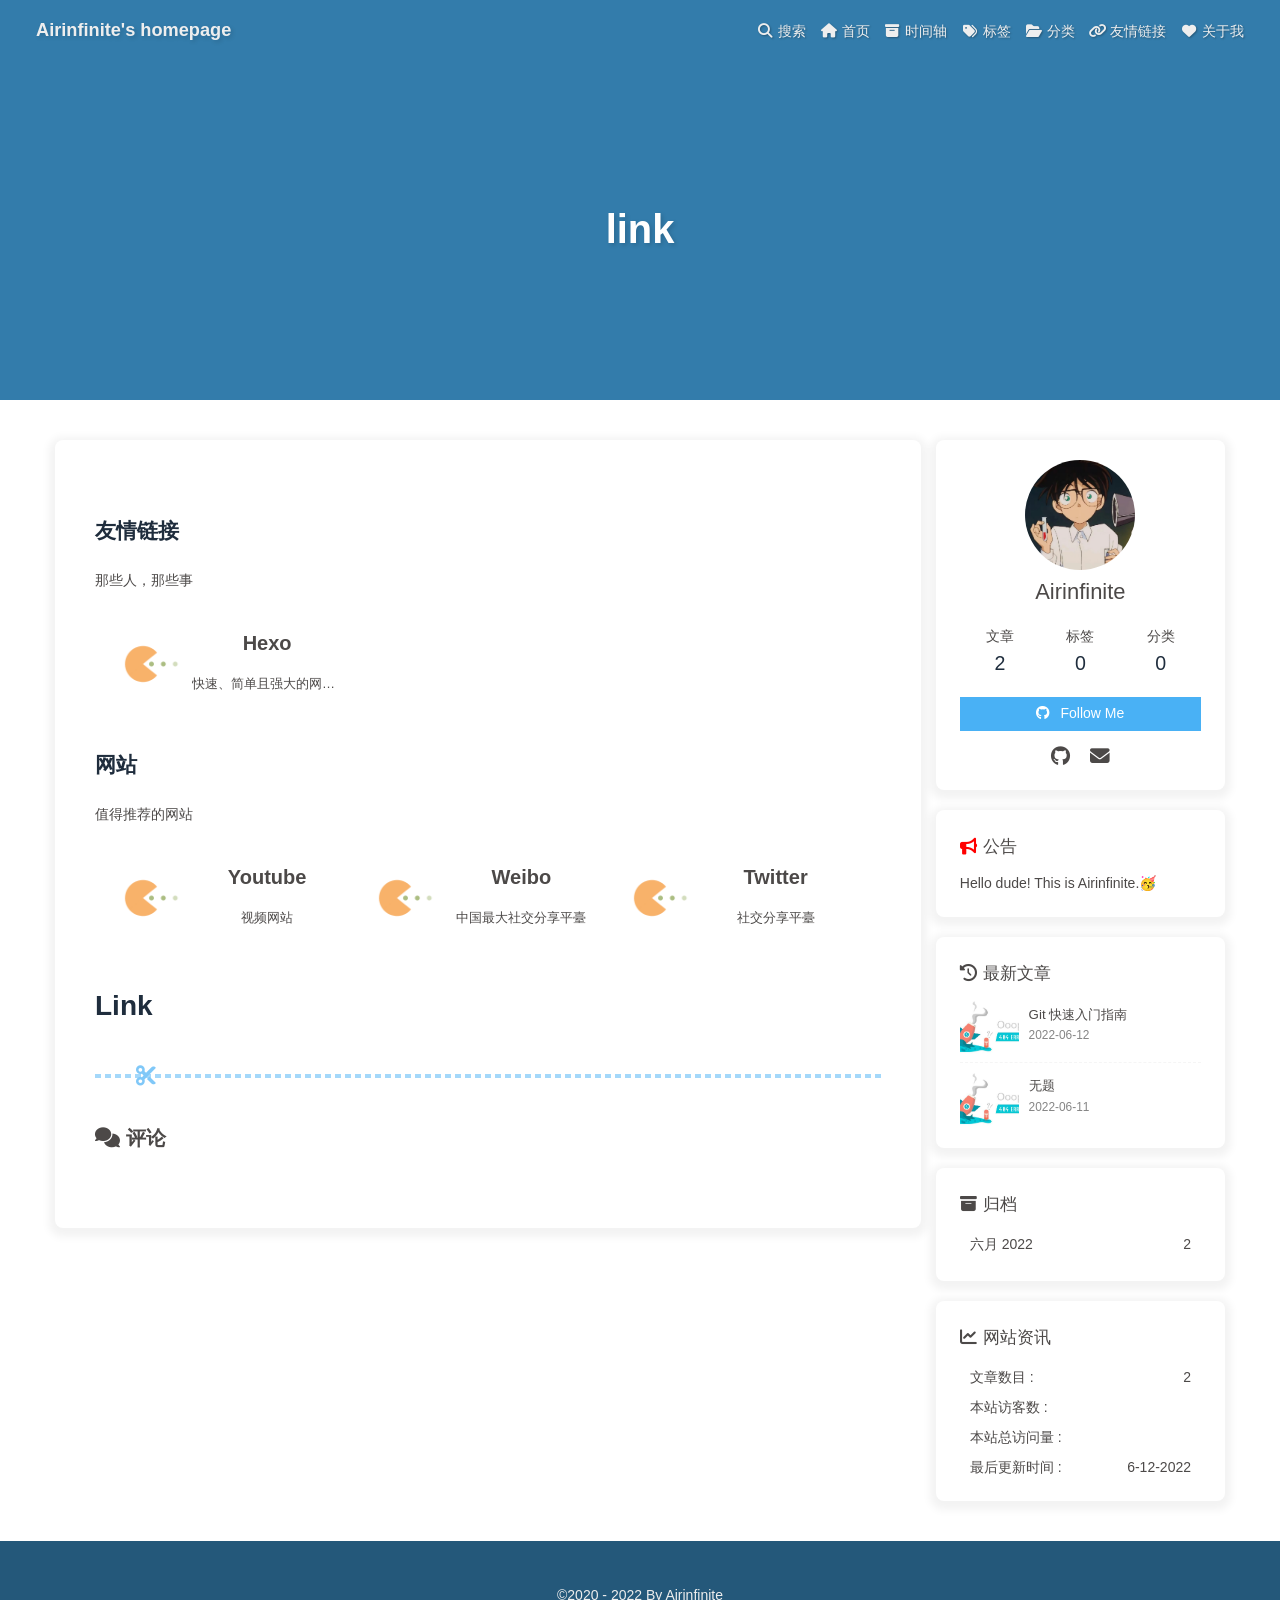
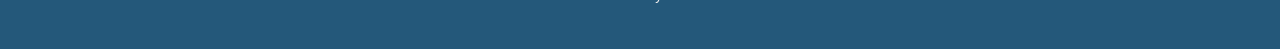
<file: link/index.html>
<!DOCTYPE html><html lang="zh-CN" data-theme="light"><head><meta charset="UTF-8"><meta http-equiv="X-UA-Compatible" content="IE=edge"><meta name="viewport" content="width=device-width, initial-scale=1.0, maximum-scale=1.0, user-scalable=no"><title>link | Airinfinite's homepage</title><meta name="author" content="Airinfinite"><meta name="copyright" content="Airinfinite"><meta name="format-detection" content="telephone=no"><meta name="theme-color" content="#ffffff"><meta name="description" content="Link">
<meta property="og:type" content="website">
<meta property="og:title" content="link">
<meta property="og:url" content="https://airinfinite.cn/link/index.html">
<meta property="og:site_name" content="Airinfinite&#39;s homepage">
<meta property="og:description" content="Link">
<meta property="og:locale" content="zh_CN">
<meta property="og:image" content="https://i.loli.net/2020/05/01/gkihqEjXxJ5UZ1C.jpg">
<meta property="article:published_time" content="2022-06-10T02:37:37.000Z">
<meta property="article:modified_time" content="2022-06-10T11:54:13.225Z">
<meta property="article:author" content="Airinfinite">
<meta name="twitter:card" content="summary">
<meta name="twitter:image" content="https://i.loli.net/2020/05/01/gkihqEjXxJ5UZ1C.jpg"><link rel="shortcut icon" href="/img/favicon.png"><link rel="canonical" href="https://airinfinite.cn/link/"><link rel="preconnect" href="//cdn.jsdelivr.net"/><link rel="preconnect" href="//busuanzi.ibruce.info"/><link rel="stylesheet" href="/css/index.css"><link rel="stylesheet" href="https://cdn.jsdelivr.net/npm/@fortawesome/fontawesome-free@6/css/all.min.css" media="print" onload="this.media='all'"><link rel="stylesheet" href="https://cdn.jsdelivr.net/npm/@fancyapps/ui/dist/fancybox.css" media="print" onload="this.media='all'"><script>const GLOBAL_CONFIG = { 
  root: '/',
  algolia: undefined,
  localSearch: {"path":"/search.xml","preload":false,"languages":{"hits_empty":"找不到您查询的内容：${query}"}},
  translate: undefined,
  noticeOutdate: undefined,
  highlight: {"plugin":"highlighjs","highlightCopy":true,"highlightLang":true,"highlightHeightLimit":false},
  copy: {
    success: '复制成功',
    error: '复制错误',
    noSupport: '浏览器不支持'
  },
  relativeDate: {
    homepage: false,
    post: false
  },
  runtime: '',
  date_suffix: {
    just: '刚刚',
    min: '分钟前',
    hour: '小时前',
    day: '天前',
    month: '个月前'
  },
  copyright: undefined,
  lightbox: 'fancybox',
  Snackbar: undefined,
  source: {
    justifiedGallery: {
      js: 'https://cdn.jsdelivr.net/npm/flickr-justified-gallery@2/dist/fjGallery.min.js',
      css: 'https://cdn.jsdelivr.net/npm/flickr-justified-gallery@2/dist/fjGallery.min.css'
    }
  },
  isPhotoFigcaption: false,
  islazyload: false,
  isAnchor: false
}</script><script id="config-diff">var GLOBAL_CONFIG_SITE = {
  title: 'link',
  isPost: false,
  isHome: false,
  isHighlightShrink: false,
  isToc: false,
  postUpdate: '2022-06-10 19:54:13'
}</script><noscript><style type="text/css">
  #nav {
    opacity: 1
  }
  .justified-gallery img {
    opacity: 1
  }

  #recent-posts time,
  #post-meta time {
    display: inline !important
  }
</style></noscript><script>(win=>{
    win.saveToLocal = {
      set: function setWithExpiry(key, value, ttl) {
        if (ttl === 0) return
        const now = new Date()
        const expiryDay = ttl * 86400000
        const item = {
          value: value,
          expiry: now.getTime() + expiryDay,
        }
        localStorage.setItem(key, JSON.stringify(item))
      },

      get: function getWithExpiry(key) {
        const itemStr = localStorage.getItem(key)

        if (!itemStr) {
          return undefined
        }
        const item = JSON.parse(itemStr)
        const now = new Date()

        if (now.getTime() > item.expiry) {
          localStorage.removeItem(key)
          return undefined
        }
        return item.value
      }
    }
  
    win.getScript = url => new Promise((resolve, reject) => {
      const script = document.createElement('script')
      script.src = url
      script.async = true
      script.onerror = reject
      script.onload = script.onreadystatechange = function() {
        const loadState = this.readyState
        if (loadState && loadState !== 'loaded' && loadState !== 'complete') return
        script.onload = script.onreadystatechange = null
        resolve()
      }
      document.head.appendChild(script)
    })
  
      win.activateDarkMode = function () {
        document.documentElement.setAttribute('data-theme', 'dark')
        if (document.querySelector('meta[name="theme-color"]') !== null) {
          document.querySelector('meta[name="theme-color"]').setAttribute('content', '#0d0d0d')
        }
      }
      win.activateLightMode = function () {
        document.documentElement.setAttribute('data-theme', 'light')
        if (document.querySelector('meta[name="theme-color"]') !== null) {
          document.querySelector('meta[name="theme-color"]').setAttribute('content', '#ffffff')
        }
      }
      const t = saveToLocal.get('theme')
    
          const isDarkMode = window.matchMedia('(prefers-color-scheme: dark)').matches
          const isLightMode = window.matchMedia('(prefers-color-scheme: light)').matches
          const isNotSpecified = window.matchMedia('(prefers-color-scheme: no-preference)').matches
          const hasNoSupport = !isDarkMode && !isLightMode && !isNotSpecified

          if (t === undefined) {
            if (isLightMode) activateLightMode()
            else if (isDarkMode) activateDarkMode()
            else if (isNotSpecified || hasNoSupport) {
              const now = new Date()
              const hour = now.getHours()
              const isNight = hour <= 6 || hour >= 18
              isNight ? activateDarkMode() : activateLightMode()
            }
            window.matchMedia('(prefers-color-scheme: dark)').addListener(function (e) {
              if (saveToLocal.get('theme') === undefined) {
                e.matches ? activateDarkMode() : activateLightMode()
              }
            })
          } else if (t === 'light') activateLightMode()
          else activateDarkMode()
        
      const asideStatus = saveToLocal.get('aside-status')
      if (asideStatus !== undefined) {
        if (asideStatus === 'hide') {
          document.documentElement.classList.add('hide-aside')
        } else {
          document.documentElement.classList.remove('hide-aside')
        }
      }
    
    const detectApple = () => {
      if(/iPad|iPhone|iPod|Macintosh/.test(navigator.userAgent)){
        document.documentElement.classList.add('apple')
      }
    }
    detectApple()
    })(window)</script><meta name="generator" content="Hexo 6.2.0"></head><body><div id="sidebar"><div id="menu-mask"></div><div id="sidebar-menus"><div class="avatar-img is-center"><img src="/./img/avator.jpeg" onerror="onerror=null;src='/img/friend_404.gif'" alt="avatar"/></div><div class="sidebar-site-data site-data is-center"><a href="/archives/"><div class="headline">文章</div><div class="length-num">2</div></a><a href="/tags/"><div class="headline">标签</div><div class="length-num">0</div></a><a href="/categories/"><div class="headline">分类</div><div class="length-num">0</div></a></div><hr/><div class="menus_items"><div class="menus_item"><a class="site-page" href="/"><i class="fa-fw fas fa-home"></i><span> 首页</span></a></div><div class="menus_item"><a class="site-page" href="/archives/"><i class="fa-fw fas fa-archive"></i><span> 时间轴</span></a></div><div class="menus_item"><a class="site-page" href="/tags/"><i class="fa-fw fas fa-tags"></i><span> 标签</span></a></div><div class="menus_item"><a class="site-page" href="/categories/"><i class="fa-fw fas fa-folder-open"></i><span> 分类</span></a></div><div class="menus_item"><a class="site-page" href="/link/"><i class="fa-fw fas fa-link"></i><span> 友情链接</span></a></div><div class="menus_item"><a class="site-page" href="/about/"><i class="fa-fw fas fa-heart"></i><span> 关于我</span></a></div></div></div></div><div class="page" id="body-wrap"><header class="not-home-page" id="page-header"><nav id="nav"><span id="blog_name"><a id="site-name" href="/">Airinfinite's homepage</a></span><div id="menus"><div id="search-button"><a class="site-page social-icon search"><i class="fas fa-search fa-fw"></i><span> 搜索</span></a></div><div class="menus_items"><div class="menus_item"><a class="site-page" href="/"><i class="fa-fw fas fa-home"></i><span> 首页</span></a></div><div class="menus_item"><a class="site-page" href="/archives/"><i class="fa-fw fas fa-archive"></i><span> 时间轴</span></a></div><div class="menus_item"><a class="site-page" href="/tags/"><i class="fa-fw fas fa-tags"></i><span> 标签</span></a></div><div class="menus_item"><a class="site-page" href="/categories/"><i class="fa-fw fas fa-folder-open"></i><span> 分类</span></a></div><div class="menus_item"><a class="site-page" href="/link/"><i class="fa-fw fas fa-link"></i><span> 友情链接</span></a></div><div class="menus_item"><a class="site-page" href="/about/"><i class="fa-fw fas fa-heart"></i><span> 关于我</span></a></div></div><div id="toggle-menu"><a class="site-page"><i class="fas fa-bars fa-fw"></i></a></div></div></nav><div id="page-site-info"><h1 id="site-title">link</h1></div></header><main class="layout" id="content-inner"><div id="page"><div id="article-container"><div class="flink"><h2 id="友情链接"><a href="#友情链接" class="headerlink" title="友情链接"></a>友情链接</h2><div class="flink-desc">那些人，那些事</div> <div class="flink-list">
  <div class="flink-list-item">
    <a href="https://hexo.io/zh-tw/" title="Hexo" target="_blank">
      <div class="flink-item-icon">
        <img class="no-lightbox" src="https://d33wubrfki0l68.cloudfront.net/6657ba50e702d84afb32fe846bed54fba1a77add/827ae/logo.svg" onerror='this.onerror=null;this.src="/img/friend_404.gif"' alt="Hexo" />
      </div>
      <div class="flink-item-name">Hexo</div> 
      <div class="flink-item-desc" title="快速、简单且强大的网誌框架">快速、简单且强大的网誌框架</div>
    </a>
  </div></div><h2 id="网站"><a href="#网站" class="headerlink" title="网站"></a>网站</h2><div class="flink-desc">值得推荐的网站</div> <div class="flink-list">
  <div class="flink-list-item">
    <a href="https://www.youtube.com/" title="Youtube" target="_blank">
      <div class="flink-item-icon">
        <img class="no-lightbox" src="https://i.loli.net/2020/05/14/9ZkGg8v3azHJfM1.png" onerror='this.onerror=null;this.src="/img/friend_404.gif"' alt="Youtube" />
      </div>
      <div class="flink-item-name">Youtube</div> 
      <div class="flink-item-desc" title="视频网站">视频网站</div>
    </a>
  </div>
  <div class="flink-list-item">
    <a href="https://www.weibo.com/" title="Weibo" target="_blank">
      <div class="flink-item-icon">
        <img class="no-lightbox" src="https://i.loli.net/2020/05/14/TLJBum386vcnI1P.png" onerror='this.onerror=null;this.src="/img/friend_404.gif"' alt="Weibo" />
      </div>
      <div class="flink-item-name">Weibo</div> 
      <div class="flink-item-desc" title="中国最大社交分享平臺">中国最大社交分享平臺</div>
    </a>
  </div>
  <div class="flink-list-item">
    <a href="https://twitter.com/" title="Twitter" target="_blank">
      <div class="flink-item-icon">
        <img class="no-lightbox" src="https://i.loli.net/2020/05/14/5VyHPQqR6LWF39a.png" onerror='this.onerror=null;this.src="/img/friend_404.gif"' alt="Twitter" />
      </div>
      <div class="flink-item-name">Twitter</div> 
      <div class="flink-item-desc" title="社交分享平臺">社交分享平臺</div>
    </a>
  </div></div><h1 id="Link"><a href="#Link" class="headerlink" title="Link"></a>Link</h1></div></div><hr/><div id="post-comment"><div class="comment-head"><div class="comment-headline"><i class="fas fa-comments fa-fw"></i><span> 评论</span></div></div><div class="comment-wrap"><div><div id="lv-container" data-id="city" data-uid="MTAyMC81NjU4NS8zMzA0OA=="></div></div></div></div></div><div class="aside-content" id="aside-content"><div class="card-widget card-info"><div class="is-center"><div class="avatar-img"><img src="/./img/avator.jpeg" onerror="this.onerror=null;this.src='/img/friend_404.gif'" alt="avatar"/></div><div class="author-info__name">Airinfinite</div><div class="author-info__description"></div></div><div class="card-info-data site-data is-center"><a href="/archives/"><div class="headline">文章</div><div class="length-num">2</div></a><a href="/tags/"><div class="headline">标签</div><div class="length-num">0</div></a><a href="/categories/"><div class="headline">分类</div><div class="length-num">0</div></a></div><a id="card-info-btn" target="_blank" rel="noopener" href="https://github.com/airinfinite"><i class="fab fa-github"></i><span>Follow Me</span></a><div class="card-info-social-icons is-center"><a class="social-icon" href="https://github.com/airinfinite" target="_blank" title="Github"><i class="fab fa-github"></i></a><a class="social-icon" href="mailto:airinfinite@gmail.com" target="_blank" title="Email"><i class="fas fa-envelope"></i></a></div></div><div class="card-widget card-announcement"><div class="item-headline"><i class="fas fa-bullhorn fa-shake"></i><span>公告</span></div><div class="announcement_content">Hello dude! This is Airinfinite.🥳</div></div><div class="sticky_layout"><div class="card-widget card-recent-post"><div class="item-headline"><i class="fas fa-history"></i><span>最新文章</span></div><div class="aside-list"><div class="aside-list-item"><a class="thumbnail" href="/2022/06/12/git_quick_guide/" title="Git 快速入门指南"><img src="https://i.loli.net/2020/05/01/gkihqEjXxJ5UZ1C.jpg" onerror="this.onerror=null;this.src='/img/404.jpg'" alt="Git 快速入门指南"/></a><div class="content"><a class="title" href="/2022/06/12/git_quick_guide/" title="Git 快速入门指南">Git 快速入门指南</a><time datetime="2022-06-12T07:30:00.000Z" title="发表于 2022-06-12 15:30:00">2022-06-12</time></div></div><div class="aside-list-item"><a class="thumbnail" href="/2022/06/11/HelloWorld/" title="无题"><img src="https://i.loli.net/2020/05/01/gkihqEjXxJ5UZ1C.jpg" onerror="this.onerror=null;this.src='/img/404.jpg'" alt="无题"/></a><div class="content"><a class="title" href="/2022/06/11/HelloWorld/" title="无题">无题</a><time datetime="2022-06-11T11:02:10.257Z" title="发表于 2022-06-11 19:02:10">2022-06-11</time></div></div></div></div><div class="card-widget card-archives"><div class="item-headline"><i class="fas fa-archive"></i><span>归档</span></div><ul class="card-archive-list"><li class="card-archive-list-item"><a class="card-archive-list-link" href="/archives/2022/06/"><span class="card-archive-list-date">六月 2022</span><span class="card-archive-list-count">2</span></a></li></ul></div><div class="card-widget card-webinfo"><div class="item-headline"><i class="fas fa-chart-line"></i><span>网站资讯</span></div><div class="webinfo"><div class="webinfo-item"><div class="item-name">文章数目 :</div><div class="item-count">2</div></div><div class="webinfo-item"><div class="item-name">本站访客数 :</div><div class="item-count" id="busuanzi_value_site_uv"></div></div><div class="webinfo-item"><div class="item-name">本站总访问量 :</div><div class="item-count" id="busuanzi_value_site_pv"></div></div><div class="webinfo-item"><div class="item-name">最后更新时间 :</div><div class="item-count" id="last-push-date" data-lastPushDate="2022-06-12T07:21:11.830Z"></div></div></div></div></div></div></main><footer id="footer"><div id="footer-wrap"><div class="copyright">&copy;2020 - 2022 By Airinfinite</div></div></footer></div><div id="rightside"><div id="rightside-config-hide"><button id="darkmode" type="button" title="浅色和深色模式转换"><i class="fas fa-adjust"></i></button><button id="hide-aside-btn" type="button" title="单栏和双栏切换"><i class="fas fa-arrows-alt-h"></i></button></div><div id="rightside-config-show"><button id="rightside_config" type="button" title="设置"><i class="fas fa-cog fa-spin"></i></button><a id="to_comment" href="#post-comment" title="直达评论"><i class="fas fa-comments"></i></a><button id="go-up" type="button" title="回到顶部"><i class="fas fa-arrow-up"></i></button></div></div><div id="local-search"><div class="search-dialog"><nav class="search-nav"><span class="search-dialog-title">搜索</span><span id="loading-status"></span><button class="search-close-button"><i class="fas fa-times"></i></button></nav><div class="is-center" id="loading-database"><i class="fas fa-spinner fa-pulse"></i><span>  数据库加载中</span></div><div class="search-wrap"><div id="local-search-input"><div class="local-search-box"><input class="local-search-box--input" placeholder="搜索文章" type="text"/></div></div><hr/><div id="local-search-results"></div></div></div><div id="search-mask"></div></div><div><script src="/js/utils.js"></script><script src="/js/main.js"></script><script src="https://cdn.jsdelivr.net/npm/@fancyapps/ui/dist/fancybox.umd.js"></script><script src="/js/search/local-search.js"></script><div class="js-pjax"><script>function loadLivere () {
  if (typeof LivereTower === 'object') {
    window.LivereTower.init()
  }
  else {
    (function(d, s) {
        var j, e = d.getElementsByTagName(s)[0];
        if (typeof LivereTower === 'function') { return; }
        j = d.createElement(s);
        j.src = 'https://cdn-city.livere.com/js/embed.dist.js';
        j.async = true;
        e.parentNode.insertBefore(j, e);
    })(document, 'script');
  }
}

if ('Livere' === 'Livere' || !false) {
  if (false) btf.loadComment(document.getElementById('lv-container'), loadLivere)
  else loadLivere()
}
else {
  function loadOtherComment () {
    loadLivere()
  }
}</script></div><script async data-pjax src="//busuanzi.ibruce.info/busuanzi/2.3/busuanzi.pure.mini.js"></script></div></body></html>
</file>
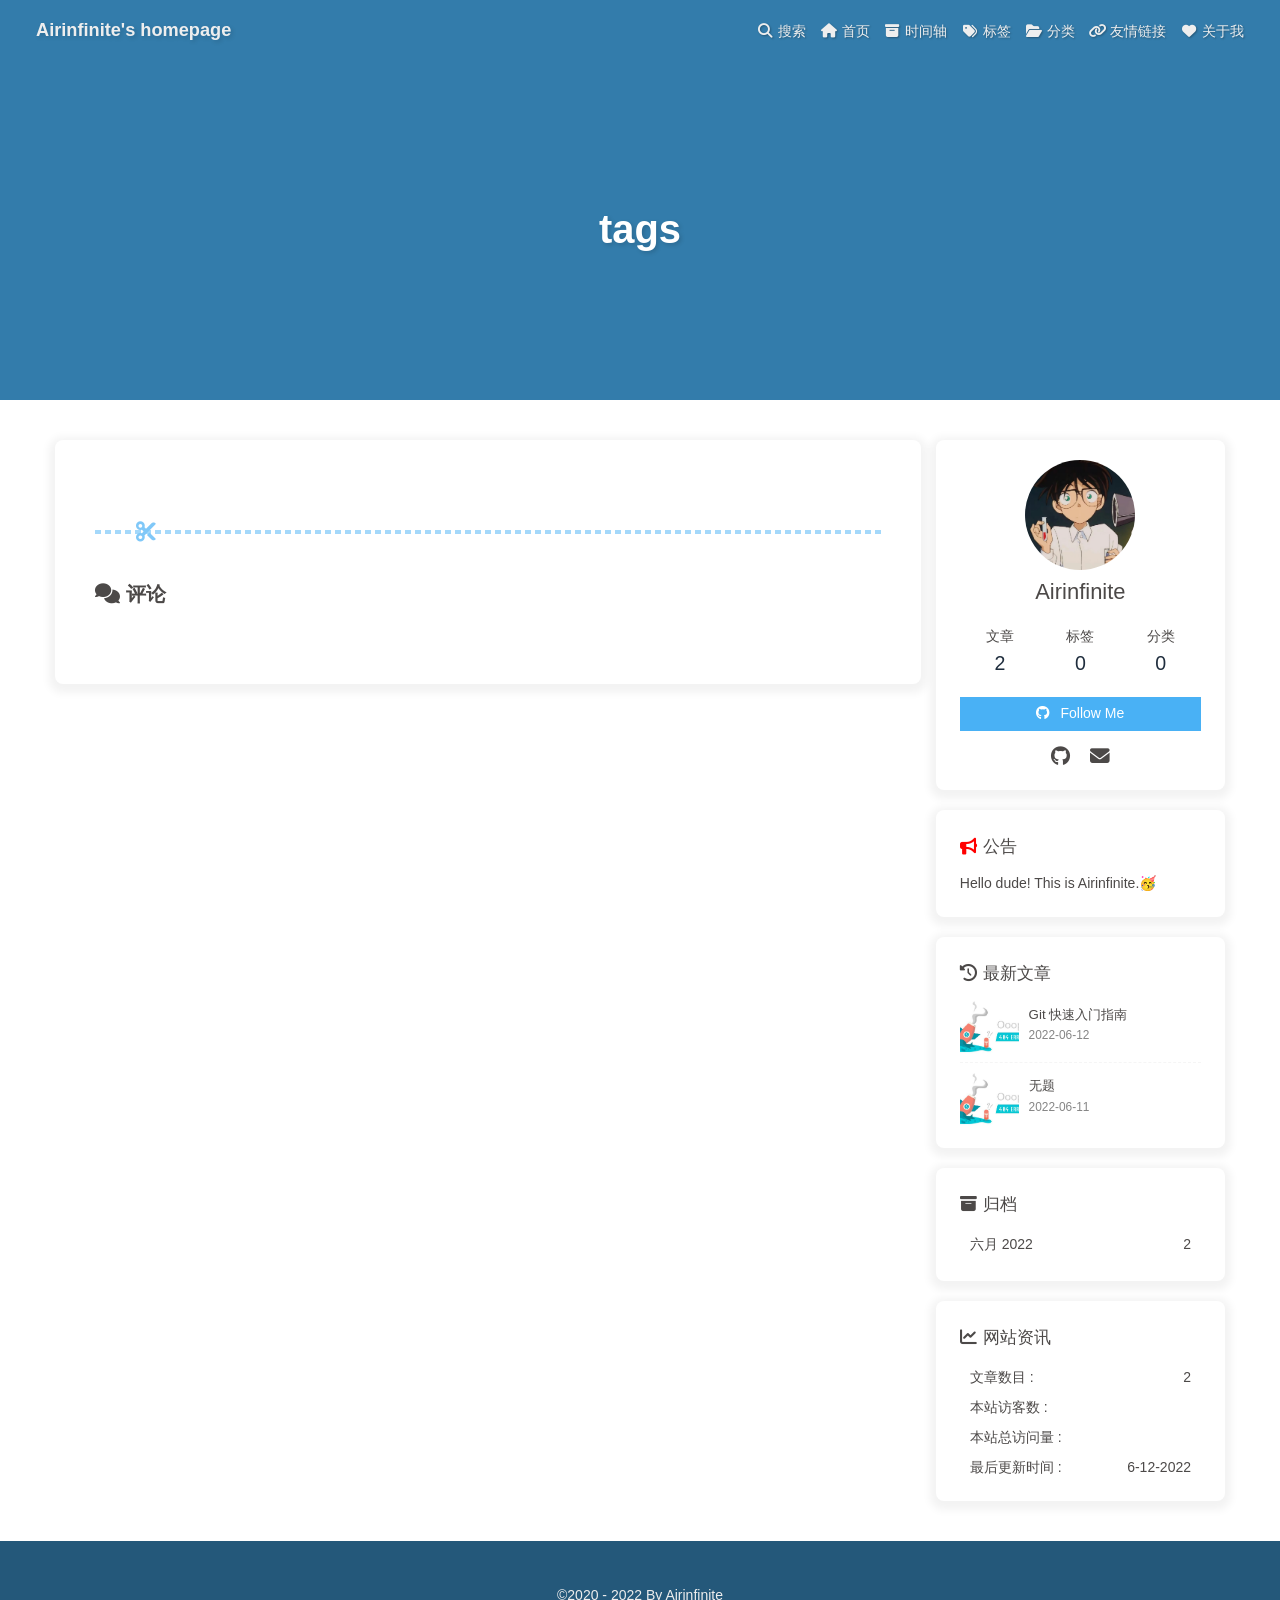
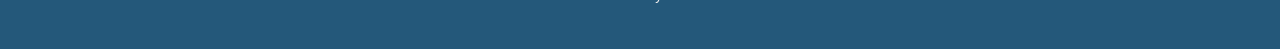
<file: tags/index.html>
<!DOCTYPE html><html lang="zh-CN" data-theme="light"><head><meta charset="UTF-8"><meta http-equiv="X-UA-Compatible" content="IE=edge"><meta name="viewport" content="width=device-width, initial-scale=1.0, maximum-scale=1.0, user-scalable=no"><title>tags | Airinfinite's homepage</title><meta name="author" content="Airinfinite"><meta name="copyright" content="Airinfinite"><meta name="format-detection" content="telephone=no"><meta name="theme-color" content="#ffffff"><meta name="description" content="Tag">
<meta property="og:type" content="website">
<meta property="og:title" content="tags">
<meta property="og:url" content="https://airinfinite.cn/tags/index.html">
<meta property="og:site_name" content="Airinfinite&#39;s homepage">
<meta property="og:description" content="Tag">
<meta property="og:locale" content="zh_CN">
<meta property="og:image" content="https://i.loli.net/2020/05/01/gkihqEjXxJ5UZ1C.jpg">
<meta property="article:published_time" content="2022-06-10T02:36:37.000Z">
<meta property="article:modified_time" content="2022-06-10T11:54:18.883Z">
<meta property="article:author" content="Airinfinite">
<meta name="twitter:card" content="summary">
<meta name="twitter:image" content="https://i.loli.net/2020/05/01/gkihqEjXxJ5UZ1C.jpg"><link rel="shortcut icon" href="/img/favicon.png"><link rel="canonical" href="https://airinfinite.cn/tags/"><link rel="preconnect" href="//cdn.jsdelivr.net"/><link rel="preconnect" href="//busuanzi.ibruce.info"/><link rel="stylesheet" href="/css/index.css"><link rel="stylesheet" href="https://cdn.jsdelivr.net/npm/@fortawesome/fontawesome-free@6/css/all.min.css" media="print" onload="this.media='all'"><link rel="stylesheet" href="https://cdn.jsdelivr.net/npm/@fancyapps/ui/dist/fancybox.css" media="print" onload="this.media='all'"><script>const GLOBAL_CONFIG = { 
  root: '/',
  algolia: undefined,
  localSearch: {"path":"/search.xml","preload":false,"languages":{"hits_empty":"找不到您查询的内容：${query}"}},
  translate: undefined,
  noticeOutdate: undefined,
  highlight: {"plugin":"highlighjs","highlightCopy":true,"highlightLang":true,"highlightHeightLimit":false},
  copy: {
    success: '复制成功',
    error: '复制错误',
    noSupport: '浏览器不支持'
  },
  relativeDate: {
    homepage: false,
    post: false
  },
  runtime: '',
  date_suffix: {
    just: '刚刚',
    min: '分钟前',
    hour: '小时前',
    day: '天前',
    month: '个月前'
  },
  copyright: undefined,
  lightbox: 'fancybox',
  Snackbar: undefined,
  source: {
    justifiedGallery: {
      js: 'https://cdn.jsdelivr.net/npm/flickr-justified-gallery@2/dist/fjGallery.min.js',
      css: 'https://cdn.jsdelivr.net/npm/flickr-justified-gallery@2/dist/fjGallery.min.css'
    }
  },
  isPhotoFigcaption: false,
  islazyload: false,
  isAnchor: false
}</script><script id="config-diff">var GLOBAL_CONFIG_SITE = {
  title: 'tags',
  isPost: false,
  isHome: false,
  isHighlightShrink: false,
  isToc: false,
  postUpdate: '2022-06-10 19:54:18'
}</script><noscript><style type="text/css">
  #nav {
    opacity: 1
  }
  .justified-gallery img {
    opacity: 1
  }

  #recent-posts time,
  #post-meta time {
    display: inline !important
  }
</style></noscript><script>(win=>{
    win.saveToLocal = {
      set: function setWithExpiry(key, value, ttl) {
        if (ttl === 0) return
        const now = new Date()
        const expiryDay = ttl * 86400000
        const item = {
          value: value,
          expiry: now.getTime() + expiryDay,
        }
        localStorage.setItem(key, JSON.stringify(item))
      },

      get: function getWithExpiry(key) {
        const itemStr = localStorage.getItem(key)

        if (!itemStr) {
          return undefined
        }
        const item = JSON.parse(itemStr)
        const now = new Date()

        if (now.getTime() > item.expiry) {
          localStorage.removeItem(key)
          return undefined
        }
        return item.value
      }
    }
  
    win.getScript = url => new Promise((resolve, reject) => {
      const script = document.createElement('script')
      script.src = url
      script.async = true
      script.onerror = reject
      script.onload = script.onreadystatechange = function() {
        const loadState = this.readyState
        if (loadState && loadState !== 'loaded' && loadState !== 'complete') return
        script.onload = script.onreadystatechange = null
        resolve()
      }
      document.head.appendChild(script)
    })
  
      win.activateDarkMode = function () {
        document.documentElement.setAttribute('data-theme', 'dark')
        if (document.querySelector('meta[name="theme-color"]') !== null) {
          document.querySelector('meta[name="theme-color"]').setAttribute('content', '#0d0d0d')
        }
      }
      win.activateLightMode = function () {
        document.documentElement.setAttribute('data-theme', 'light')
        if (document.querySelector('meta[name="theme-color"]') !== null) {
          document.querySelector('meta[name="theme-color"]').setAttribute('content', '#ffffff')
        }
      }
      const t = saveToLocal.get('theme')
    
          const isDarkMode = window.matchMedia('(prefers-color-scheme: dark)').matches
          const isLightMode = window.matchMedia('(prefers-color-scheme: light)').matches
          const isNotSpecified = window.matchMedia('(prefers-color-scheme: no-preference)').matches
          const hasNoSupport = !isDarkMode && !isLightMode && !isNotSpecified

          if (t === undefined) {
            if (isLightMode) activateLightMode()
            else if (isDarkMode) activateDarkMode()
            else if (isNotSpecified || hasNoSupport) {
              const now = new Date()
              const hour = now.getHours()
              const isNight = hour <= 6 || hour >= 18
              isNight ? activateDarkMode() : activateLightMode()
            }
            window.matchMedia('(prefers-color-scheme: dark)').addListener(function (e) {
              if (saveToLocal.get('theme') === undefined) {
                e.matches ? activateDarkMode() : activateLightMode()
              }
            })
          } else if (t === 'light') activateLightMode()
          else activateDarkMode()
        
      const asideStatus = saveToLocal.get('aside-status')
      if (asideStatus !== undefined) {
        if (asideStatus === 'hide') {
          document.documentElement.classList.add('hide-aside')
        } else {
          document.documentElement.classList.remove('hide-aside')
        }
      }
    
    const detectApple = () => {
      if(/iPad|iPhone|iPod|Macintosh/.test(navigator.userAgent)){
        document.documentElement.classList.add('apple')
      }
    }
    detectApple()
    })(window)</script><meta name="generator" content="Hexo 6.2.0"></head><body><div id="sidebar"><div id="menu-mask"></div><div id="sidebar-menus"><div class="avatar-img is-center"><img src="/./img/avator.jpeg" onerror="onerror=null;src='/img/friend_404.gif'" alt="avatar"/></div><div class="sidebar-site-data site-data is-center"><a href="/archives/"><div class="headline">文章</div><div class="length-num">2</div></a><a href="/tags/"><div class="headline">标签</div><div class="length-num">0</div></a><a href="/categories/"><div class="headline">分类</div><div class="length-num">0</div></a></div><hr/><div class="menus_items"><div class="menus_item"><a class="site-page" href="/"><i class="fa-fw fas fa-home"></i><span> 首页</span></a></div><div class="menus_item"><a class="site-page" href="/archives/"><i class="fa-fw fas fa-archive"></i><span> 时间轴</span></a></div><div class="menus_item"><a class="site-page" href="/tags/"><i class="fa-fw fas fa-tags"></i><span> 标签</span></a></div><div class="menus_item"><a class="site-page" href="/categories/"><i class="fa-fw fas fa-folder-open"></i><span> 分类</span></a></div><div class="menus_item"><a class="site-page" href="/link/"><i class="fa-fw fas fa-link"></i><span> 友情链接</span></a></div><div class="menus_item"><a class="site-page" href="/about/"><i class="fa-fw fas fa-heart"></i><span> 关于我</span></a></div></div></div></div><div class="page" id="body-wrap"><header class="not-home-page" id="page-header"><nav id="nav"><span id="blog_name"><a id="site-name" href="/">Airinfinite's homepage</a></span><div id="menus"><div id="search-button"><a class="site-page social-icon search"><i class="fas fa-search fa-fw"></i><span> 搜索</span></a></div><div class="menus_items"><div class="menus_item"><a class="site-page" href="/"><i class="fa-fw fas fa-home"></i><span> 首页</span></a></div><div class="menus_item"><a class="site-page" href="/archives/"><i class="fa-fw fas fa-archive"></i><span> 时间轴</span></a></div><div class="menus_item"><a class="site-page" href="/tags/"><i class="fa-fw fas fa-tags"></i><span> 标签</span></a></div><div class="menus_item"><a class="site-page" href="/categories/"><i class="fa-fw fas fa-folder-open"></i><span> 分类</span></a></div><div class="menus_item"><a class="site-page" href="/link/"><i class="fa-fw fas fa-link"></i><span> 友情链接</span></a></div><div class="menus_item"><a class="site-page" href="/about/"><i class="fa-fw fas fa-heart"></i><span> 关于我</span></a></div></div><div id="toggle-menu"><a class="site-page"><i class="fas fa-bars fa-fw"></i></a></div></div></nav><div id="page-site-info"><h1 id="site-title">tags</h1></div></header><main class="layout" id="content-inner"><div id="page"><div class="tag-cloud-list is-center"></div><hr/><div id="post-comment"><div class="comment-head"><div class="comment-headline"><i class="fas fa-comments fa-fw"></i><span> 评论</span></div></div><div class="comment-wrap"><div><div id="lv-container" data-id="city" data-uid="MTAyMC81NjU4NS8zMzA0OA=="></div></div></div></div></div><div class="aside-content" id="aside-content"><div class="card-widget card-info"><div class="is-center"><div class="avatar-img"><img src="/./img/avator.jpeg" onerror="this.onerror=null;this.src='/img/friend_404.gif'" alt="avatar"/></div><div class="author-info__name">Airinfinite</div><div class="author-info__description"></div></div><div class="card-info-data site-data is-center"><a href="/archives/"><div class="headline">文章</div><div class="length-num">2</div></a><a href="/tags/"><div class="headline">标签</div><div class="length-num">0</div></a><a href="/categories/"><div class="headline">分类</div><div class="length-num">0</div></a></div><a id="card-info-btn" target="_blank" rel="noopener" href="https://github.com/airinfinite"><i class="fab fa-github"></i><span>Follow Me</span></a><div class="card-info-social-icons is-center"><a class="social-icon" href="https://github.com/airinfinite" target="_blank" title="Github"><i class="fab fa-github"></i></a><a class="social-icon" href="mailto:airinfinite@gmail.com" target="_blank" title="Email"><i class="fas fa-envelope"></i></a></div></div><div class="card-widget card-announcement"><div class="item-headline"><i class="fas fa-bullhorn fa-shake"></i><span>公告</span></div><div class="announcement_content">Hello dude! This is Airinfinite.🥳</div></div><div class="sticky_layout"><div class="card-widget card-recent-post"><div class="item-headline"><i class="fas fa-history"></i><span>最新文章</span></div><div class="aside-list"><div class="aside-list-item"><a class="thumbnail" href="/2022/06/12/git_quick_guide/" title="Git 快速入门指南"><img src="https://i.loli.net/2020/05/01/gkihqEjXxJ5UZ1C.jpg" onerror="this.onerror=null;this.src='/img/404.jpg'" alt="Git 快速入门指南"/></a><div class="content"><a class="title" href="/2022/06/12/git_quick_guide/" title="Git 快速入门指南">Git 快速入门指南</a><time datetime="2022-06-12T07:30:00.000Z" title="发表于 2022-06-12 15:30:00">2022-06-12</time></div></div><div class="aside-list-item"><a class="thumbnail" href="/2022/06/11/HelloWorld/" title="无题"><img src="https://i.loli.net/2020/05/01/gkihqEjXxJ5UZ1C.jpg" onerror="this.onerror=null;this.src='/img/404.jpg'" alt="无题"/></a><div class="content"><a class="title" href="/2022/06/11/HelloWorld/" title="无题">无题</a><time datetime="2022-06-11T11:02:10.257Z" title="发表于 2022-06-11 19:02:10">2022-06-11</time></div></div></div></div><div class="card-widget card-archives"><div class="item-headline"><i class="fas fa-archive"></i><span>归档</span></div><ul class="card-archive-list"><li class="card-archive-list-item"><a class="card-archive-list-link" href="/archives/2022/06/"><span class="card-archive-list-date">六月 2022</span><span class="card-archive-list-count">2</span></a></li></ul></div><div class="card-widget card-webinfo"><div class="item-headline"><i class="fas fa-chart-line"></i><span>网站资讯</span></div><div class="webinfo"><div class="webinfo-item"><div class="item-name">文章数目 :</div><div class="item-count">2</div></div><div class="webinfo-item"><div class="item-name">本站访客数 :</div><div class="item-count" id="busuanzi_value_site_uv"></div></div><div class="webinfo-item"><div class="item-name">本站总访问量 :</div><div class="item-count" id="busuanzi_value_site_pv"></div></div><div class="webinfo-item"><div class="item-name">最后更新时间 :</div><div class="item-count" id="last-push-date" data-lastPushDate="2022-06-12T07:21:11.830Z"></div></div></div></div></div></div></main><footer id="footer"><div id="footer-wrap"><div class="copyright">&copy;2020 - 2022 By Airinfinite</div></div></footer></div><div id="rightside"><div id="rightside-config-hide"><button id="darkmode" type="button" title="浅色和深色模式转换"><i class="fas fa-adjust"></i></button><button id="hide-aside-btn" type="button" title="单栏和双栏切换"><i class="fas fa-arrows-alt-h"></i></button></div><div id="rightside-config-show"><button id="rightside_config" type="button" title="设置"><i class="fas fa-cog fa-spin"></i></button><a id="to_comment" href="#post-comment" title="直达评论"><i class="fas fa-comments"></i></a><button id="go-up" type="button" title="回到顶部"><i class="fas fa-arrow-up"></i></button></div></div><div id="local-search"><div class="search-dialog"><nav class="search-nav"><span class="search-dialog-title">搜索</span><span id="loading-status"></span><button class="search-close-button"><i class="fas fa-times"></i></button></nav><div class="is-center" id="loading-database"><i class="fas fa-spinner fa-pulse"></i><span>  数据库加载中</span></div><div class="search-wrap"><div id="local-search-input"><div class="local-search-box"><input class="local-search-box--input" placeholder="搜索文章" type="text"/></div></div><hr/><div id="local-search-results"></div></div></div><div id="search-mask"></div></div><div><script src="/js/utils.js"></script><script src="/js/main.js"></script><script src="https://cdn.jsdelivr.net/npm/@fancyapps/ui/dist/fancybox.umd.js"></script><script src="/js/search/local-search.js"></script><div class="js-pjax"><script>function loadLivere () {
  if (typeof LivereTower === 'object') {
    window.LivereTower.init()
  }
  else {
    (function(d, s) {
        var j, e = d.getElementsByTagName(s)[0];
        if (typeof LivereTower === 'function') { return; }
        j = d.createElement(s);
        j.src = 'https://cdn-city.livere.com/js/embed.dist.js';
        j.async = true;
        e.parentNode.insertBefore(j, e);
    })(document, 'script');
  }
}

if ('Livere' === 'Livere' || !false) {
  if (false) btf.loadComment(document.getElementById('lv-container'), loadLivere)
  else loadLivere()
}
else {
  function loadOtherComment () {
    loadLivere()
  }
}</script></div><script async data-pjax src="//busuanzi.ibruce.info/busuanzi/2.3/busuanzi.pure.mini.js"></script></div></body></html>
</file>
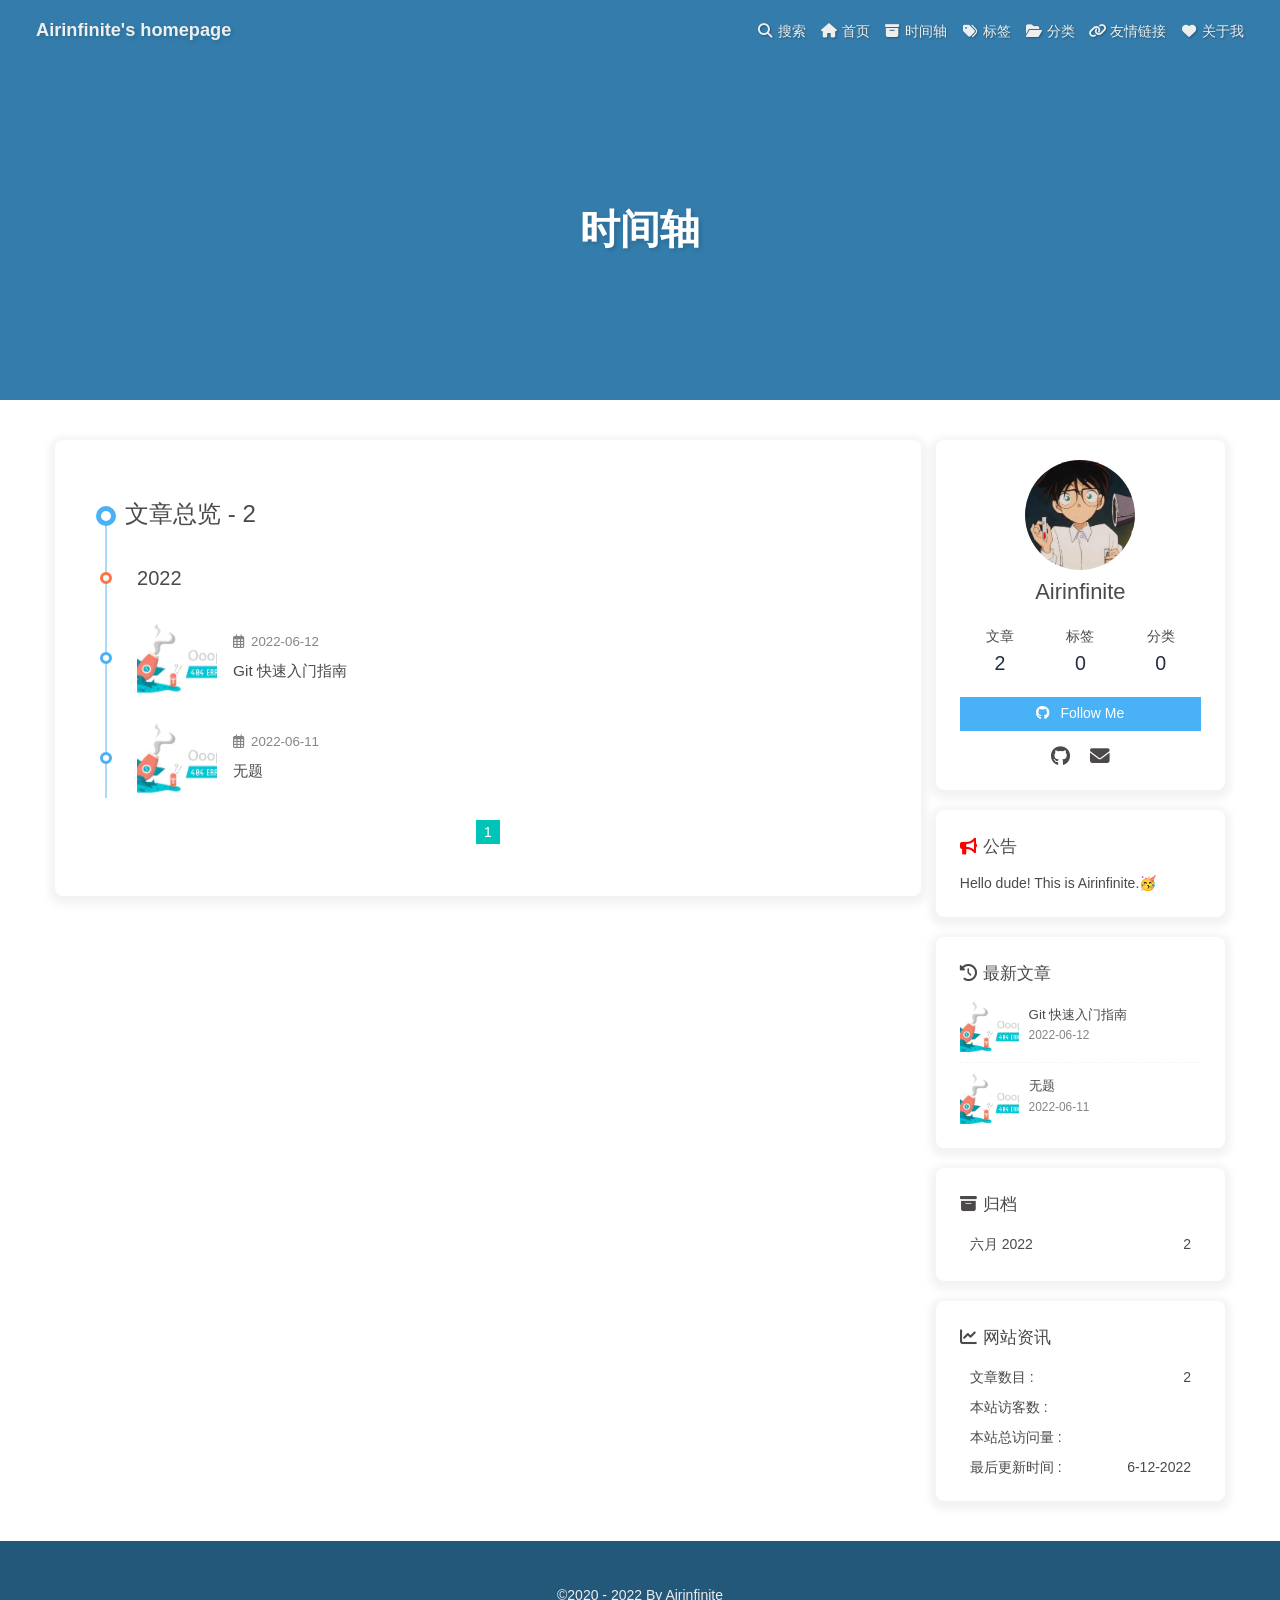
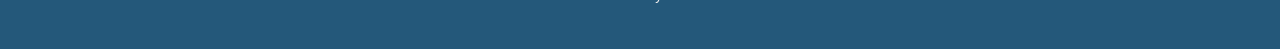
<file: archives/2022/index.html>
<!DOCTYPE html><html lang="zh-CN" data-theme="light"><head><meta charset="UTF-8"><meta http-equiv="X-UA-Compatible" content="IE=edge"><meta name="viewport" content="width=device-width, initial-scale=1.0, maximum-scale=1.0, user-scalable=no"><title>时间轴 | Airinfinite's homepage</title><meta name="author" content="Airinfinite"><meta name="copyright" content="Airinfinite"><meta name="format-detection" content="telephone=no"><meta name="theme-color" content="#ffffff"><meta property="og:type" content="website">
<meta property="og:title" content="Airinfinite&#39;s homepage">
<meta property="og:url" content="https://airinfinite.cn/archives/2022/index.html">
<meta property="og:site_name" content="Airinfinite&#39;s homepage">
<meta property="og:locale" content="zh_CN">
<meta property="og:image" content="https://airinfinite.cn/img/avator.jpeg">
<meta property="article:author" content="Airinfinite">
<meta name="twitter:card" content="summary">
<meta name="twitter:image" content="https://airinfinite.cn/img/avator.jpeg"><link rel="shortcut icon" href="/img/favicon.png"><link rel="canonical" href="https://airinfinite.cn/archives/2022/"><link rel="preconnect" href="//cdn.jsdelivr.net"/><link rel="preconnect" href="//busuanzi.ibruce.info"/><link rel="stylesheet" href="/css/index.css"><link rel="stylesheet" href="https://cdn.jsdelivr.net/npm/@fortawesome/fontawesome-free@6/css/all.min.css" media="print" onload="this.media='all'"><link rel="stylesheet" href="https://cdn.jsdelivr.net/npm/@fancyapps/ui/dist/fancybox.css" media="print" onload="this.media='all'"><script>const GLOBAL_CONFIG = { 
  root: '/',
  algolia: undefined,
  localSearch: {"path":"/search.xml","preload":false,"languages":{"hits_empty":"找不到您查询的内容：${query}"}},
  translate: undefined,
  noticeOutdate: undefined,
  highlight: {"plugin":"highlighjs","highlightCopy":true,"highlightLang":true,"highlightHeightLimit":false},
  copy: {
    success: '复制成功',
    error: '复制错误',
    noSupport: '浏览器不支持'
  },
  relativeDate: {
    homepage: false,
    post: false
  },
  runtime: '',
  date_suffix: {
    just: '刚刚',
    min: '分钟前',
    hour: '小时前',
    day: '天前',
    month: '个月前'
  },
  copyright: undefined,
  lightbox: 'fancybox',
  Snackbar: undefined,
  source: {
    justifiedGallery: {
      js: 'https://cdn.jsdelivr.net/npm/flickr-justified-gallery@2/dist/fjGallery.min.js',
      css: 'https://cdn.jsdelivr.net/npm/flickr-justified-gallery@2/dist/fjGallery.min.css'
    }
  },
  isPhotoFigcaption: false,
  islazyload: false,
  isAnchor: false
}</script><script id="config-diff">var GLOBAL_CONFIG_SITE = {
  title: '时间轴',
  isPost: false,
  isHome: false,
  isHighlightShrink: false,
  isToc: false,
  postUpdate: '2022-06-12 15:21:11'
}</script><noscript><style type="text/css">
  #nav {
    opacity: 1
  }
  .justified-gallery img {
    opacity: 1
  }

  #recent-posts time,
  #post-meta time {
    display: inline !important
  }
</style></noscript><script>(win=>{
    win.saveToLocal = {
      set: function setWithExpiry(key, value, ttl) {
        if (ttl === 0) return
        const now = new Date()
        const expiryDay = ttl * 86400000
        const item = {
          value: value,
          expiry: now.getTime() + expiryDay,
        }
        localStorage.setItem(key, JSON.stringify(item))
      },

      get: function getWithExpiry(key) {
        const itemStr = localStorage.getItem(key)

        if (!itemStr) {
          return undefined
        }
        const item = JSON.parse(itemStr)
        const now = new Date()

        if (now.getTime() > item.expiry) {
          localStorage.removeItem(key)
          return undefined
        }
        return item.value
      }
    }
  
    win.getScript = url => new Promise((resolve, reject) => {
      const script = document.createElement('script')
      script.src = url
      script.async = true
      script.onerror = reject
      script.onload = script.onreadystatechange = function() {
        const loadState = this.readyState
        if (loadState && loadState !== 'loaded' && loadState !== 'complete') return
        script.onload = script.onreadystatechange = null
        resolve()
      }
      document.head.appendChild(script)
    })
  
      win.activateDarkMode = function () {
        document.documentElement.setAttribute('data-theme', 'dark')
        if (document.querySelector('meta[name="theme-color"]') !== null) {
          document.querySelector('meta[name="theme-color"]').setAttribute('content', '#0d0d0d')
        }
      }
      win.activateLightMode = function () {
        document.documentElement.setAttribute('data-theme', 'light')
        if (document.querySelector('meta[name="theme-color"]') !== null) {
          document.querySelector('meta[name="theme-color"]').setAttribute('content', '#ffffff')
        }
      }
      const t = saveToLocal.get('theme')
    
          const isDarkMode = window.matchMedia('(prefers-color-scheme: dark)').matches
          const isLightMode = window.matchMedia('(prefers-color-scheme: light)').matches
          const isNotSpecified = window.matchMedia('(prefers-color-scheme: no-preference)').matches
          const hasNoSupport = !isDarkMode && !isLightMode && !isNotSpecified

          if (t === undefined) {
            if (isLightMode) activateLightMode()
            else if (isDarkMode) activateDarkMode()
            else if (isNotSpecified || hasNoSupport) {
              const now = new Date()
              const hour = now.getHours()
              const isNight = hour <= 6 || hour >= 18
              isNight ? activateDarkMode() : activateLightMode()
            }
            window.matchMedia('(prefers-color-scheme: dark)').addListener(function (e) {
              if (saveToLocal.get('theme') === undefined) {
                e.matches ? activateDarkMode() : activateLightMode()
              }
            })
          } else if (t === 'light') activateLightMode()
          else activateDarkMode()
        
      const asideStatus = saveToLocal.get('aside-status')
      if (asideStatus !== undefined) {
        if (asideStatus === 'hide') {
          document.documentElement.classList.add('hide-aside')
        } else {
          document.documentElement.classList.remove('hide-aside')
        }
      }
    
    const detectApple = () => {
      if(/iPad|iPhone|iPod|Macintosh/.test(navigator.userAgent)){
        document.documentElement.classList.add('apple')
      }
    }
    detectApple()
    })(window)</script><meta name="generator" content="Hexo 6.2.0"></head><body><div id="sidebar"><div id="menu-mask"></div><div id="sidebar-menus"><div class="avatar-img is-center"><img src="/./img/avator.jpeg" onerror="onerror=null;src='/img/friend_404.gif'" alt="avatar"/></div><div class="sidebar-site-data site-data is-center"><a href="/archives/"><div class="headline">文章</div><div class="length-num">2</div></a><a href="/tags/"><div class="headline">标签</div><div class="length-num">0</div></a><a href="/categories/"><div class="headline">分类</div><div class="length-num">0</div></a></div><hr/><div class="menus_items"><div class="menus_item"><a class="site-page" href="/"><i class="fa-fw fas fa-home"></i><span> 首页</span></a></div><div class="menus_item"><a class="site-page" href="/archives/"><i class="fa-fw fas fa-archive"></i><span> 时间轴</span></a></div><div class="menus_item"><a class="site-page" href="/tags/"><i class="fa-fw fas fa-tags"></i><span> 标签</span></a></div><div class="menus_item"><a class="site-page" href="/categories/"><i class="fa-fw fas fa-folder-open"></i><span> 分类</span></a></div><div class="menus_item"><a class="site-page" href="/link/"><i class="fa-fw fas fa-link"></i><span> 友情链接</span></a></div><div class="menus_item"><a class="site-page" href="/about/"><i class="fa-fw fas fa-heart"></i><span> 关于我</span></a></div></div></div></div><div class="page" id="body-wrap"><header class="not-home-page" id="page-header"><nav id="nav"><span id="blog_name"><a id="site-name" href="/">Airinfinite's homepage</a></span><div id="menus"><div id="search-button"><a class="site-page social-icon search"><i class="fas fa-search fa-fw"></i><span> 搜索</span></a></div><div class="menus_items"><div class="menus_item"><a class="site-page" href="/"><i class="fa-fw fas fa-home"></i><span> 首页</span></a></div><div class="menus_item"><a class="site-page" href="/archives/"><i class="fa-fw fas fa-archive"></i><span> 时间轴</span></a></div><div class="menus_item"><a class="site-page" href="/tags/"><i class="fa-fw fas fa-tags"></i><span> 标签</span></a></div><div class="menus_item"><a class="site-page" href="/categories/"><i class="fa-fw fas fa-folder-open"></i><span> 分类</span></a></div><div class="menus_item"><a class="site-page" href="/link/"><i class="fa-fw fas fa-link"></i><span> 友情链接</span></a></div><div class="menus_item"><a class="site-page" href="/about/"><i class="fa-fw fas fa-heart"></i><span> 关于我</span></a></div></div><div id="toggle-menu"><a class="site-page"><i class="fas fa-bars fa-fw"></i></a></div></div></nav><div id="page-site-info"><h1 id="site-title">时间轴</h1></div></header><main class="layout" id="content-inner"><div id="archive"><div class="article-sort-title">文章总览 - 2</div><div class="article-sort"><div class="article-sort-item year">2022</div><div class="article-sort-item"><a class="article-sort-item-img" href="/2022/06/12/git_quick_guide/" title="Git 快速入门指南"><img src="https://i.loli.net/2020/05/01/gkihqEjXxJ5UZ1C.jpg" alt="Git 快速入门指南" onerror="this.onerror=null;this.src='/img/404.jpg'"></a><div class="article-sort-item-info"><div class="article-sort-item-time"><i class="far fa-calendar-alt"></i><time class="post-meta-date-created" datetime="2022-06-12T07:30:00.000Z" title="发表于 2022-06-12 15:30:00">2022-06-12</time></div><a class="article-sort-item-title" href="/2022/06/12/git_quick_guide/" title="Git 快速入门指南">Git 快速入门指南</a></div></div><div class="article-sort-item"><a class="article-sort-item-img" href="/2022/06/11/HelloWorld/" title="无题"><img src="https://i.loli.net/2020/05/01/gkihqEjXxJ5UZ1C.jpg" alt="无题" onerror="this.onerror=null;this.src='/img/404.jpg'"></a><div class="article-sort-item-info"><div class="article-sort-item-time"><i class="far fa-calendar-alt"></i><time class="post-meta-date-created" datetime="2022-06-11T11:02:10.257Z" title="发表于 2022-06-11 19:02:10">2022-06-11</time></div><a class="article-sort-item-title" href="/2022/06/11/HelloWorld/" title="无题">无题</a></div></div></div><nav id="pagination"><div class="pagination"><span class="page-number current">1</span></div></nav></div><div class="aside-content" id="aside-content"><div class="card-widget card-info"><div class="is-center"><div class="avatar-img"><img src="/./img/avator.jpeg" onerror="this.onerror=null;this.src='/img/friend_404.gif'" alt="avatar"/></div><div class="author-info__name">Airinfinite</div><div class="author-info__description"></div></div><div class="card-info-data site-data is-center"><a href="/archives/"><div class="headline">文章</div><div class="length-num">2</div></a><a href="/tags/"><div class="headline">标签</div><div class="length-num">0</div></a><a href="/categories/"><div class="headline">分类</div><div class="length-num">0</div></a></div><a id="card-info-btn" target="_blank" rel="noopener" href="https://github.com/airinfinite"><i class="fab fa-github"></i><span>Follow Me</span></a><div class="card-info-social-icons is-center"><a class="social-icon" href="https://github.com/airinfinite" target="_blank" title="Github"><i class="fab fa-github"></i></a><a class="social-icon" href="mailto:airinfinite@gmail.com" target="_blank" title="Email"><i class="fas fa-envelope"></i></a></div></div><div class="card-widget card-announcement"><div class="item-headline"><i class="fas fa-bullhorn fa-shake"></i><span>公告</span></div><div class="announcement_content">Hello dude! This is Airinfinite.🥳</div></div><div class="sticky_layout"><div class="card-widget card-recent-post"><div class="item-headline"><i class="fas fa-history"></i><span>最新文章</span></div><div class="aside-list"><div class="aside-list-item"><a class="thumbnail" href="/2022/06/12/git_quick_guide/" title="Git 快速入门指南"><img src="https://i.loli.net/2020/05/01/gkihqEjXxJ5UZ1C.jpg" onerror="this.onerror=null;this.src='/img/404.jpg'" alt="Git 快速入门指南"/></a><div class="content"><a class="title" href="/2022/06/12/git_quick_guide/" title="Git 快速入门指南">Git 快速入门指南</a><time datetime="2022-06-12T07:30:00.000Z" title="发表于 2022-06-12 15:30:00">2022-06-12</time></div></div><div class="aside-list-item"><a class="thumbnail" href="/2022/06/11/HelloWorld/" title="无题"><img src="https://i.loli.net/2020/05/01/gkihqEjXxJ5UZ1C.jpg" onerror="this.onerror=null;this.src='/img/404.jpg'" alt="无题"/></a><div class="content"><a class="title" href="/2022/06/11/HelloWorld/" title="无题">无题</a><time datetime="2022-06-11T11:02:10.257Z" title="发表于 2022-06-11 19:02:10">2022-06-11</time></div></div></div></div><div class="card-widget card-archives"><div class="item-headline"><i class="fas fa-archive"></i><span>归档</span></div><ul class="card-archive-list"><li class="card-archive-list-item"><a class="card-archive-list-link" href="/archives/2022/06/"><span class="card-archive-list-date">六月 2022</span><span class="card-archive-list-count">2</span></a></li></ul></div><div class="card-widget card-webinfo"><div class="item-headline"><i class="fas fa-chart-line"></i><span>网站资讯</span></div><div class="webinfo"><div class="webinfo-item"><div class="item-name">文章数目 :</div><div class="item-count">2</div></div><div class="webinfo-item"><div class="item-name">本站访客数 :</div><div class="item-count" id="busuanzi_value_site_uv"></div></div><div class="webinfo-item"><div class="item-name">本站总访问量 :</div><div class="item-count" id="busuanzi_value_site_pv"></div></div><div class="webinfo-item"><div class="item-name">最后更新时间 :</div><div class="item-count" id="last-push-date" data-lastPushDate="2022-06-12T07:21:11.830Z"></div></div></div></div></div></div></main><footer id="footer"><div id="footer-wrap"><div class="copyright">&copy;2020 - 2022 By Airinfinite</div></div></footer></div><div id="rightside"><div id="rightside-config-hide"><button id="darkmode" type="button" title="浅色和深色模式转换"><i class="fas fa-adjust"></i></button><button id="hide-aside-btn" type="button" title="单栏和双栏切换"><i class="fas fa-arrows-alt-h"></i></button></div><div id="rightside-config-show"><button id="rightside_config" type="button" title="设置"><i class="fas fa-cog fa-spin"></i></button><button id="go-up" type="button" title="回到顶部"><i class="fas fa-arrow-up"></i></button></div></div><div id="local-search"><div class="search-dialog"><nav class="search-nav"><span class="search-dialog-title">搜索</span><span id="loading-status"></span><button class="search-close-button"><i class="fas fa-times"></i></button></nav><div class="is-center" id="loading-database"><i class="fas fa-spinner fa-pulse"></i><span>  数据库加载中</span></div><div class="search-wrap"><div id="local-search-input"><div class="local-search-box"><input class="local-search-box--input" placeholder="搜索文章" type="text"/></div></div><hr/><div id="local-search-results"></div></div></div><div id="search-mask"></div></div><div><script src="/js/utils.js"></script><script src="/js/main.js"></script><script src="https://cdn.jsdelivr.net/npm/@fancyapps/ui/dist/fancybox.umd.js"></script><script src="/js/search/local-search.js"></script><div class="js-pjax"></div><script async data-pjax src="//busuanzi.ibruce.info/busuanzi/2.3/busuanzi.pure.mini.js"></script></div></body></html>
</file>
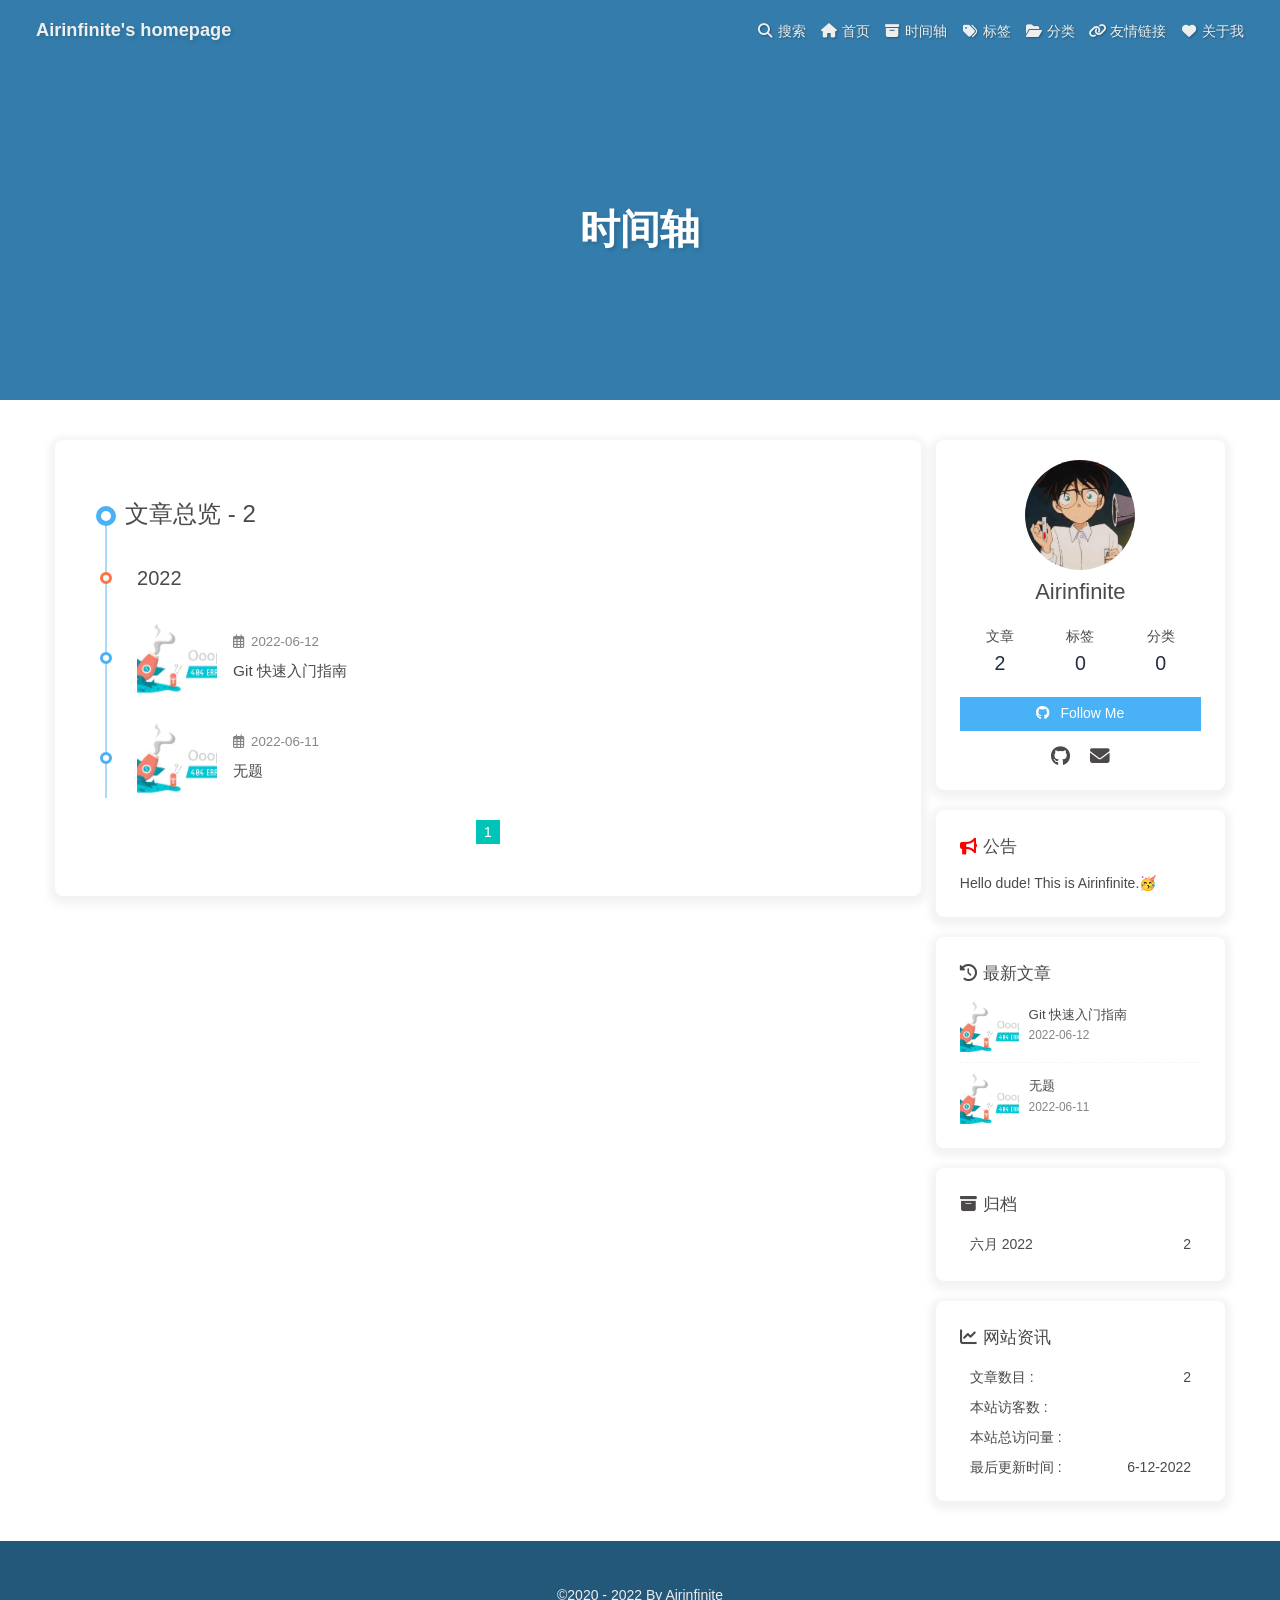
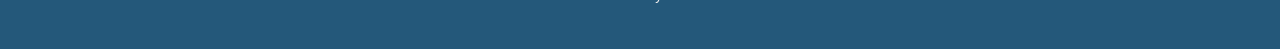
<file: archives/2022/06/index.html>
<!DOCTYPE html><html lang="zh-CN" data-theme="light"><head><meta charset="UTF-8"><meta http-equiv="X-UA-Compatible" content="IE=edge"><meta name="viewport" content="width=device-width, initial-scale=1.0, maximum-scale=1.0, user-scalable=no"><title>时间轴 | Airinfinite's homepage</title><meta name="author" content="Airinfinite"><meta name="copyright" content="Airinfinite"><meta name="format-detection" content="telephone=no"><meta name="theme-color" content="#ffffff"><meta property="og:type" content="website">
<meta property="og:title" content="Airinfinite&#39;s homepage">
<meta property="og:url" content="https://airinfinite.cn/archives/2022/06/index.html">
<meta property="og:site_name" content="Airinfinite&#39;s homepage">
<meta property="og:locale" content="zh_CN">
<meta property="og:image" content="https://airinfinite.cn/img/avator.jpeg">
<meta property="article:author" content="Airinfinite">
<meta name="twitter:card" content="summary">
<meta name="twitter:image" content="https://airinfinite.cn/img/avator.jpeg"><link rel="shortcut icon" href="/img/favicon.png"><link rel="canonical" href="https://airinfinite.cn/archives/2022/06/"><link rel="preconnect" href="//cdn.jsdelivr.net"/><link rel="preconnect" href="//busuanzi.ibruce.info"/><link rel="stylesheet" href="/css/index.css"><link rel="stylesheet" href="https://cdn.jsdelivr.net/npm/@fortawesome/fontawesome-free@6/css/all.min.css" media="print" onload="this.media='all'"><link rel="stylesheet" href="https://cdn.jsdelivr.net/npm/@fancyapps/ui/dist/fancybox.css" media="print" onload="this.media='all'"><script>const GLOBAL_CONFIG = { 
  root: '/',
  algolia: undefined,
  localSearch: {"path":"/search.xml","preload":false,"languages":{"hits_empty":"找不到您查询的内容：${query}"}},
  translate: undefined,
  noticeOutdate: undefined,
  highlight: {"plugin":"highlighjs","highlightCopy":true,"highlightLang":true,"highlightHeightLimit":false},
  copy: {
    success: '复制成功',
    error: '复制错误',
    noSupport: '浏览器不支持'
  },
  relativeDate: {
    homepage: false,
    post: false
  },
  runtime: '',
  date_suffix: {
    just: '刚刚',
    min: '分钟前',
    hour: '小时前',
    day: '天前',
    month: '个月前'
  },
  copyright: undefined,
  lightbox: 'fancybox',
  Snackbar: undefined,
  source: {
    justifiedGallery: {
      js: 'https://cdn.jsdelivr.net/npm/flickr-justified-gallery@2/dist/fjGallery.min.js',
      css: 'https://cdn.jsdelivr.net/npm/flickr-justified-gallery@2/dist/fjGallery.min.css'
    }
  },
  isPhotoFigcaption: false,
  islazyload: false,
  isAnchor: false
}</script><script id="config-diff">var GLOBAL_CONFIG_SITE = {
  title: '时间轴',
  isPost: false,
  isHome: false,
  isHighlightShrink: false,
  isToc: false,
  postUpdate: '2022-06-12 15:21:11'
}</script><noscript><style type="text/css">
  #nav {
    opacity: 1
  }
  .justified-gallery img {
    opacity: 1
  }

  #recent-posts time,
  #post-meta time {
    display: inline !important
  }
</style></noscript><script>(win=>{
    win.saveToLocal = {
      set: function setWithExpiry(key, value, ttl) {
        if (ttl === 0) return
        const now = new Date()
        const expiryDay = ttl * 86400000
        const item = {
          value: value,
          expiry: now.getTime() + expiryDay,
        }
        localStorage.setItem(key, JSON.stringify(item))
      },

      get: function getWithExpiry(key) {
        const itemStr = localStorage.getItem(key)

        if (!itemStr) {
          return undefined
        }
        const item = JSON.parse(itemStr)
        const now = new Date()

        if (now.getTime() > item.expiry) {
          localStorage.removeItem(key)
          return undefined
        }
        return item.value
      }
    }
  
    win.getScript = url => new Promise((resolve, reject) => {
      const script = document.createElement('script')
      script.src = url
      script.async = true
      script.onerror = reject
      script.onload = script.onreadystatechange = function() {
        const loadState = this.readyState
        if (loadState && loadState !== 'loaded' && loadState !== 'complete') return
        script.onload = script.onreadystatechange = null
        resolve()
      }
      document.head.appendChild(script)
    })
  
      win.activateDarkMode = function () {
        document.documentElement.setAttribute('data-theme', 'dark')
        if (document.querySelector('meta[name="theme-color"]') !== null) {
          document.querySelector('meta[name="theme-color"]').setAttribute('content', '#0d0d0d')
        }
      }
      win.activateLightMode = function () {
        document.documentElement.setAttribute('data-theme', 'light')
        if (document.querySelector('meta[name="theme-color"]') !== null) {
          document.querySelector('meta[name="theme-color"]').setAttribute('content', '#ffffff')
        }
      }
      const t = saveToLocal.get('theme')
    
          const isDarkMode = window.matchMedia('(prefers-color-scheme: dark)').matches
          const isLightMode = window.matchMedia('(prefers-color-scheme: light)').matches
          const isNotSpecified = window.matchMedia('(prefers-color-scheme: no-preference)').matches
          const hasNoSupport = !isDarkMode && !isLightMode && !isNotSpecified

          if (t === undefined) {
            if (isLightMode) activateLightMode()
            else if (isDarkMode) activateDarkMode()
            else if (isNotSpecified || hasNoSupport) {
              const now = new Date()
              const hour = now.getHours()
              const isNight = hour <= 6 || hour >= 18
              isNight ? activateDarkMode() : activateLightMode()
            }
            window.matchMedia('(prefers-color-scheme: dark)').addListener(function (e) {
              if (saveToLocal.get('theme') === undefined) {
                e.matches ? activateDarkMode() : activateLightMode()
              }
            })
          } else if (t === 'light') activateLightMode()
          else activateDarkMode()
        
      const asideStatus = saveToLocal.get('aside-status')
      if (asideStatus !== undefined) {
        if (asideStatus === 'hide') {
          document.documentElement.classList.add('hide-aside')
        } else {
          document.documentElement.classList.remove('hide-aside')
        }
      }
    
    const detectApple = () => {
      if(/iPad|iPhone|iPod|Macintosh/.test(navigator.userAgent)){
        document.documentElement.classList.add('apple')
      }
    }
    detectApple()
    })(window)</script><meta name="generator" content="Hexo 6.2.0"></head><body><div id="sidebar"><div id="menu-mask"></div><div id="sidebar-menus"><div class="avatar-img is-center"><img src="/./img/avator.jpeg" onerror="onerror=null;src='/img/friend_404.gif'" alt="avatar"/></div><div class="sidebar-site-data site-data is-center"><a href="/archives/"><div class="headline">文章</div><div class="length-num">2</div></a><a href="/tags/"><div class="headline">标签</div><div class="length-num">0</div></a><a href="/categories/"><div class="headline">分类</div><div class="length-num">0</div></a></div><hr/><div class="menus_items"><div class="menus_item"><a class="site-page" href="/"><i class="fa-fw fas fa-home"></i><span> 首页</span></a></div><div class="menus_item"><a class="site-page" href="/archives/"><i class="fa-fw fas fa-archive"></i><span> 时间轴</span></a></div><div class="menus_item"><a class="site-page" href="/tags/"><i class="fa-fw fas fa-tags"></i><span> 标签</span></a></div><div class="menus_item"><a class="site-page" href="/categories/"><i class="fa-fw fas fa-folder-open"></i><span> 分类</span></a></div><div class="menus_item"><a class="site-page" href="/link/"><i class="fa-fw fas fa-link"></i><span> 友情链接</span></a></div><div class="menus_item"><a class="site-page" href="/about/"><i class="fa-fw fas fa-heart"></i><span> 关于我</span></a></div></div></div></div><div class="page" id="body-wrap"><header class="not-home-page" id="page-header"><nav id="nav"><span id="blog_name"><a id="site-name" href="/">Airinfinite's homepage</a></span><div id="menus"><div id="search-button"><a class="site-page social-icon search"><i class="fas fa-search fa-fw"></i><span> 搜索</span></a></div><div class="menus_items"><div class="menus_item"><a class="site-page" href="/"><i class="fa-fw fas fa-home"></i><span> 首页</span></a></div><div class="menus_item"><a class="site-page" href="/archives/"><i class="fa-fw fas fa-archive"></i><span> 时间轴</span></a></div><div class="menus_item"><a class="site-page" href="/tags/"><i class="fa-fw fas fa-tags"></i><span> 标签</span></a></div><div class="menus_item"><a class="site-page" href="/categories/"><i class="fa-fw fas fa-folder-open"></i><span> 分类</span></a></div><div class="menus_item"><a class="site-page" href="/link/"><i class="fa-fw fas fa-link"></i><span> 友情链接</span></a></div><div class="menus_item"><a class="site-page" href="/about/"><i class="fa-fw fas fa-heart"></i><span> 关于我</span></a></div></div><div id="toggle-menu"><a class="site-page"><i class="fas fa-bars fa-fw"></i></a></div></div></nav><div id="page-site-info"><h1 id="site-title">时间轴</h1></div></header><main class="layout" id="content-inner"><div id="archive"><div class="article-sort-title">文章总览 - 2</div><div class="article-sort"><div class="article-sort-item year">2022</div><div class="article-sort-item"><a class="article-sort-item-img" href="/2022/06/12/git_quick_guide/" title="Git 快速入门指南"><img src="https://i.loli.net/2020/05/01/gkihqEjXxJ5UZ1C.jpg" alt="Git 快速入门指南" onerror="this.onerror=null;this.src='/img/404.jpg'"></a><div class="article-sort-item-info"><div class="article-sort-item-time"><i class="far fa-calendar-alt"></i><time class="post-meta-date-created" datetime="2022-06-12T07:30:00.000Z" title="发表于 2022-06-12 15:30:00">2022-06-12</time></div><a class="article-sort-item-title" href="/2022/06/12/git_quick_guide/" title="Git 快速入门指南">Git 快速入门指南</a></div></div><div class="article-sort-item"><a class="article-sort-item-img" href="/2022/06/11/HelloWorld/" title="无题"><img src="https://i.loli.net/2020/05/01/gkihqEjXxJ5UZ1C.jpg" alt="无题" onerror="this.onerror=null;this.src='/img/404.jpg'"></a><div class="article-sort-item-info"><div class="article-sort-item-time"><i class="far fa-calendar-alt"></i><time class="post-meta-date-created" datetime="2022-06-11T11:02:10.257Z" title="发表于 2022-06-11 19:02:10">2022-06-11</time></div><a class="article-sort-item-title" href="/2022/06/11/HelloWorld/" title="无题">无题</a></div></div></div><nav id="pagination"><div class="pagination"><span class="page-number current">1</span></div></nav></div><div class="aside-content" id="aside-content"><div class="card-widget card-info"><div class="is-center"><div class="avatar-img"><img src="/./img/avator.jpeg" onerror="this.onerror=null;this.src='/img/friend_404.gif'" alt="avatar"/></div><div class="author-info__name">Airinfinite</div><div class="author-info__description"></div></div><div class="card-info-data site-data is-center"><a href="/archives/"><div class="headline">文章</div><div class="length-num">2</div></a><a href="/tags/"><div class="headline">标签</div><div class="length-num">0</div></a><a href="/categories/"><div class="headline">分类</div><div class="length-num">0</div></a></div><a id="card-info-btn" target="_blank" rel="noopener" href="https://github.com/airinfinite"><i class="fab fa-github"></i><span>Follow Me</span></a><div class="card-info-social-icons is-center"><a class="social-icon" href="https://github.com/airinfinite" target="_blank" title="Github"><i class="fab fa-github"></i></a><a class="social-icon" href="mailto:airinfinite@gmail.com" target="_blank" title="Email"><i class="fas fa-envelope"></i></a></div></div><div class="card-widget card-announcement"><div class="item-headline"><i class="fas fa-bullhorn fa-shake"></i><span>公告</span></div><div class="announcement_content">Hello dude! This is Airinfinite.🥳</div></div><div class="sticky_layout"><div class="card-widget card-recent-post"><div class="item-headline"><i class="fas fa-history"></i><span>最新文章</span></div><div class="aside-list"><div class="aside-list-item"><a class="thumbnail" href="/2022/06/12/git_quick_guide/" title="Git 快速入门指南"><img src="https://i.loli.net/2020/05/01/gkihqEjXxJ5UZ1C.jpg" onerror="this.onerror=null;this.src='/img/404.jpg'" alt="Git 快速入门指南"/></a><div class="content"><a class="title" href="/2022/06/12/git_quick_guide/" title="Git 快速入门指南">Git 快速入门指南</a><time datetime="2022-06-12T07:30:00.000Z" title="发表于 2022-06-12 15:30:00">2022-06-12</time></div></div><div class="aside-list-item"><a class="thumbnail" href="/2022/06/11/HelloWorld/" title="无题"><img src="https://i.loli.net/2020/05/01/gkihqEjXxJ5UZ1C.jpg" onerror="this.onerror=null;this.src='/img/404.jpg'" alt="无题"/></a><div class="content"><a class="title" href="/2022/06/11/HelloWorld/" title="无题">无题</a><time datetime="2022-06-11T11:02:10.257Z" title="发表于 2022-06-11 19:02:10">2022-06-11</time></div></div></div></div><div class="card-widget card-archives"><div class="item-headline"><i class="fas fa-archive"></i><span>归档</span></div><ul class="card-archive-list"><li class="card-archive-list-item"><a class="card-archive-list-link" href="/archives/2022/06/"><span class="card-archive-list-date">六月 2022</span><span class="card-archive-list-count">2</span></a></li></ul></div><div class="card-widget card-webinfo"><div class="item-headline"><i class="fas fa-chart-line"></i><span>网站资讯</span></div><div class="webinfo"><div class="webinfo-item"><div class="item-name">文章数目 :</div><div class="item-count">2</div></div><div class="webinfo-item"><div class="item-name">本站访客数 :</div><div class="item-count" id="busuanzi_value_site_uv"></div></div><div class="webinfo-item"><div class="item-name">本站总访问量 :</div><div class="item-count" id="busuanzi_value_site_pv"></div></div><div class="webinfo-item"><div class="item-name">最后更新时间 :</div><div class="item-count" id="last-push-date" data-lastPushDate="2022-06-12T07:21:11.830Z"></div></div></div></div></div></div></main><footer id="footer"><div id="footer-wrap"><div class="copyright">&copy;2020 - 2022 By Airinfinite</div></div></footer></div><div id="rightside"><div id="rightside-config-hide"><button id="darkmode" type="button" title="浅色和深色模式转换"><i class="fas fa-adjust"></i></button><button id="hide-aside-btn" type="button" title="单栏和双栏切换"><i class="fas fa-arrows-alt-h"></i></button></div><div id="rightside-config-show"><button id="rightside_config" type="button" title="设置"><i class="fas fa-cog fa-spin"></i></button><button id="go-up" type="button" title="回到顶部"><i class="fas fa-arrow-up"></i></button></div></div><div id="local-search"><div class="search-dialog"><nav class="search-nav"><span class="search-dialog-title">搜索</span><span id="loading-status"></span><button class="search-close-button"><i class="fas fa-times"></i></button></nav><div class="is-center" id="loading-database"><i class="fas fa-spinner fa-pulse"></i><span>  数据库加载中</span></div><div class="search-wrap"><div id="local-search-input"><div class="local-search-box"><input class="local-search-box--input" placeholder="搜索文章" type="text"/></div></div><hr/><div id="local-search-results"></div></div></div><div id="search-mask"></div></div><div><script src="/js/utils.js"></script><script src="/js/main.js"></script><script src="https://cdn.jsdelivr.net/npm/@fancyapps/ui/dist/fancybox.umd.js"></script><script src="/js/search/local-search.js"></script><div class="js-pjax"></div><script async data-pjax src="//busuanzi.ibruce.info/busuanzi/2.3/busuanzi.pure.mini.js"></script></div></body></html>
</file>
